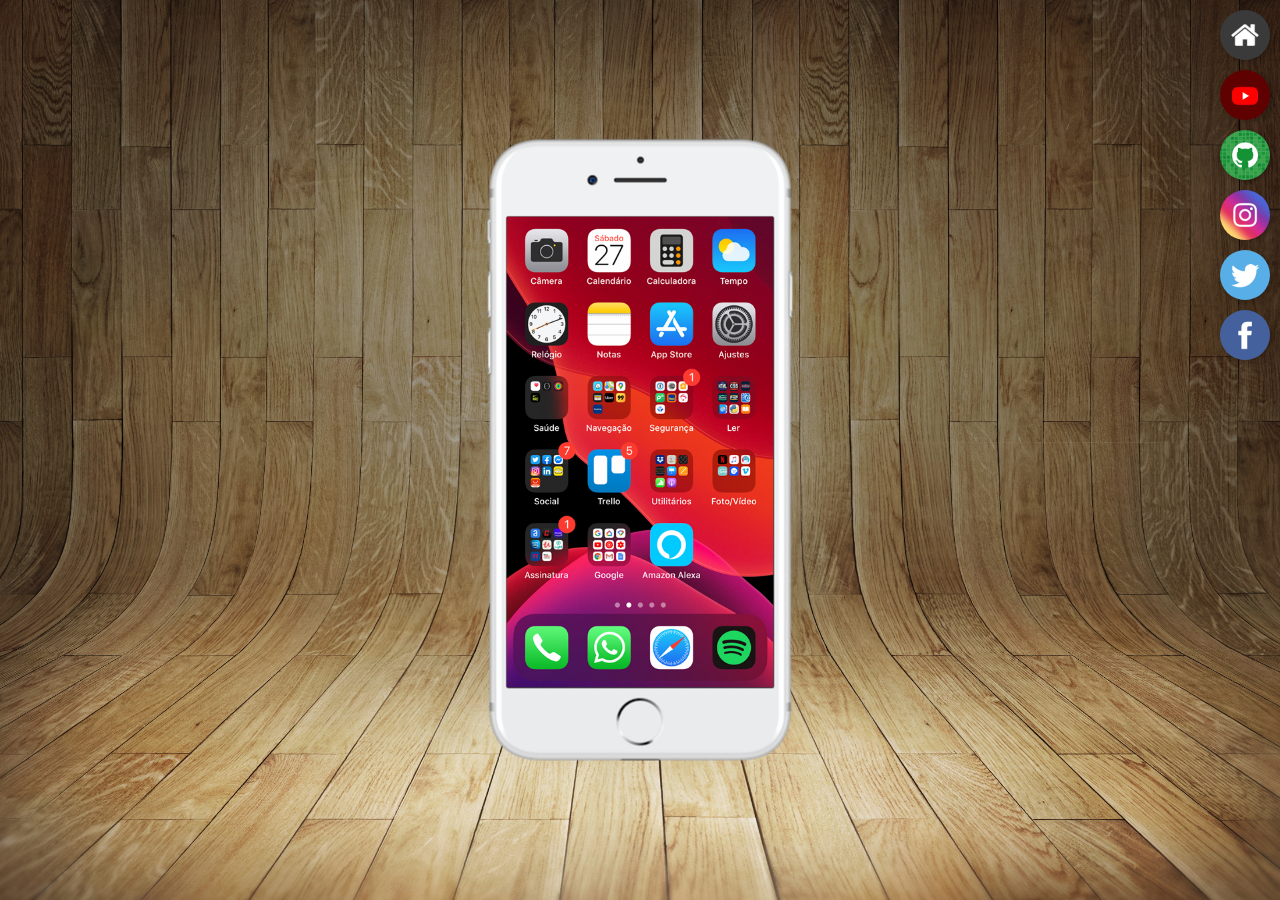
<file: index.html>
<!DOCTYPE html>
<html lang="pt-br">
<head>
    <meta charset="UTF-8">
    <meta name="viewport" content="width=device-width, initial-scale=1.0">
    <link rel="shortcut icon" href="favicon.ico" type="image/x-icon">
    <link rel="stylesheet" href="estilos/style.css">
    <title>Projeto Redes Sociais</title>

</head>
<body>
    <main>
        <section id="telefone">
            <iframe src="home.html" name="tela" id="tela" frameborder="0"></iframe>
        </section>
        <section id="redes-sociais">
            <a href="home.html" target="tela"><img src="imagens/logo-home.jpg" alt="Home"></a>
            <a href="youtube.html" target="tela"><img src="imagens/logo-youtube.jpg" alt="Youtube"></a>
            <a href="github.html" target="tela"><img src="imagens/logo-github.jpg" alt="Github"></a>
            <a href="instagram.html" target="tela"><img src="imagens/logo-instagram.jpg" alt="Instagram"></a>
            <a href="twitter.html" target="tela"><img src="imagens/logo-twitter.jpg" alt="Twitter"></a>
            <a href="facebook.html" target="tela"><img src="imagens/logo-facebook.jpg" alt="Facebook"></a>
            
        </section>
    </main>
</body>
</html>
</file>
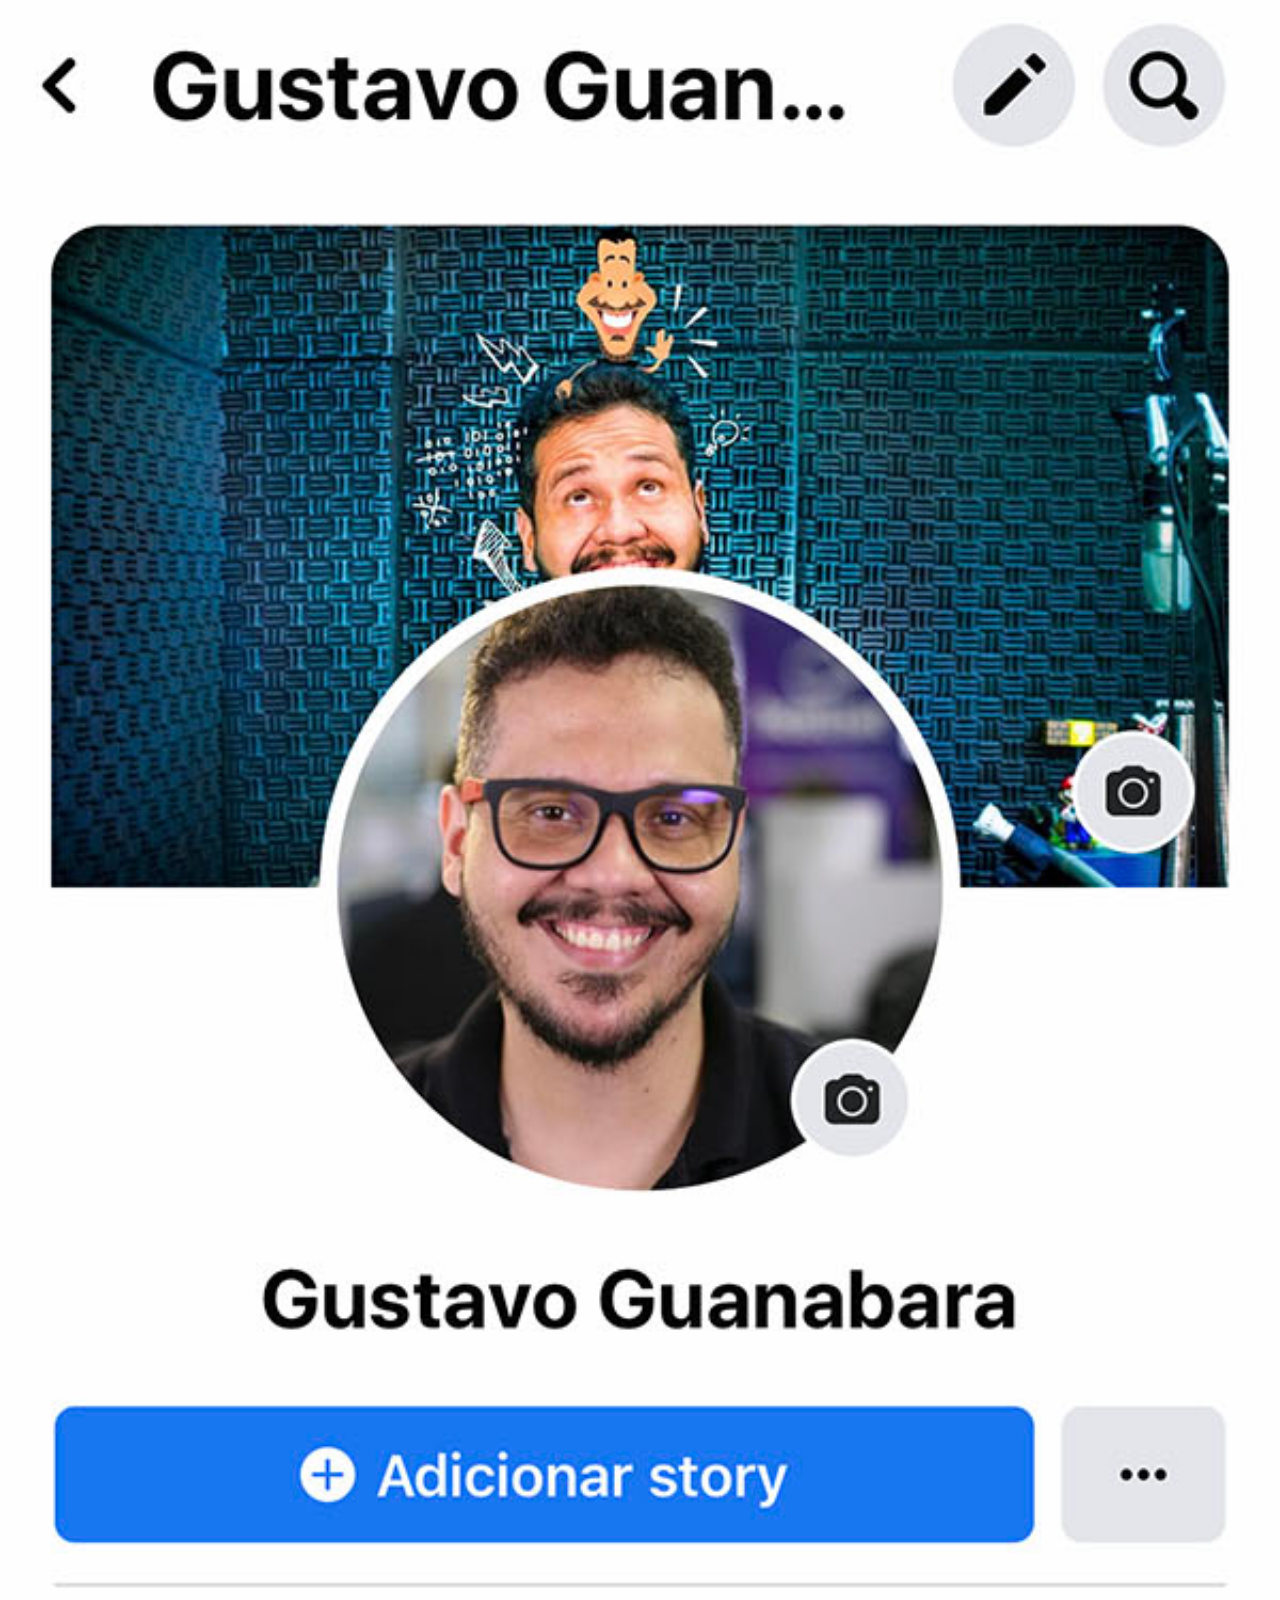
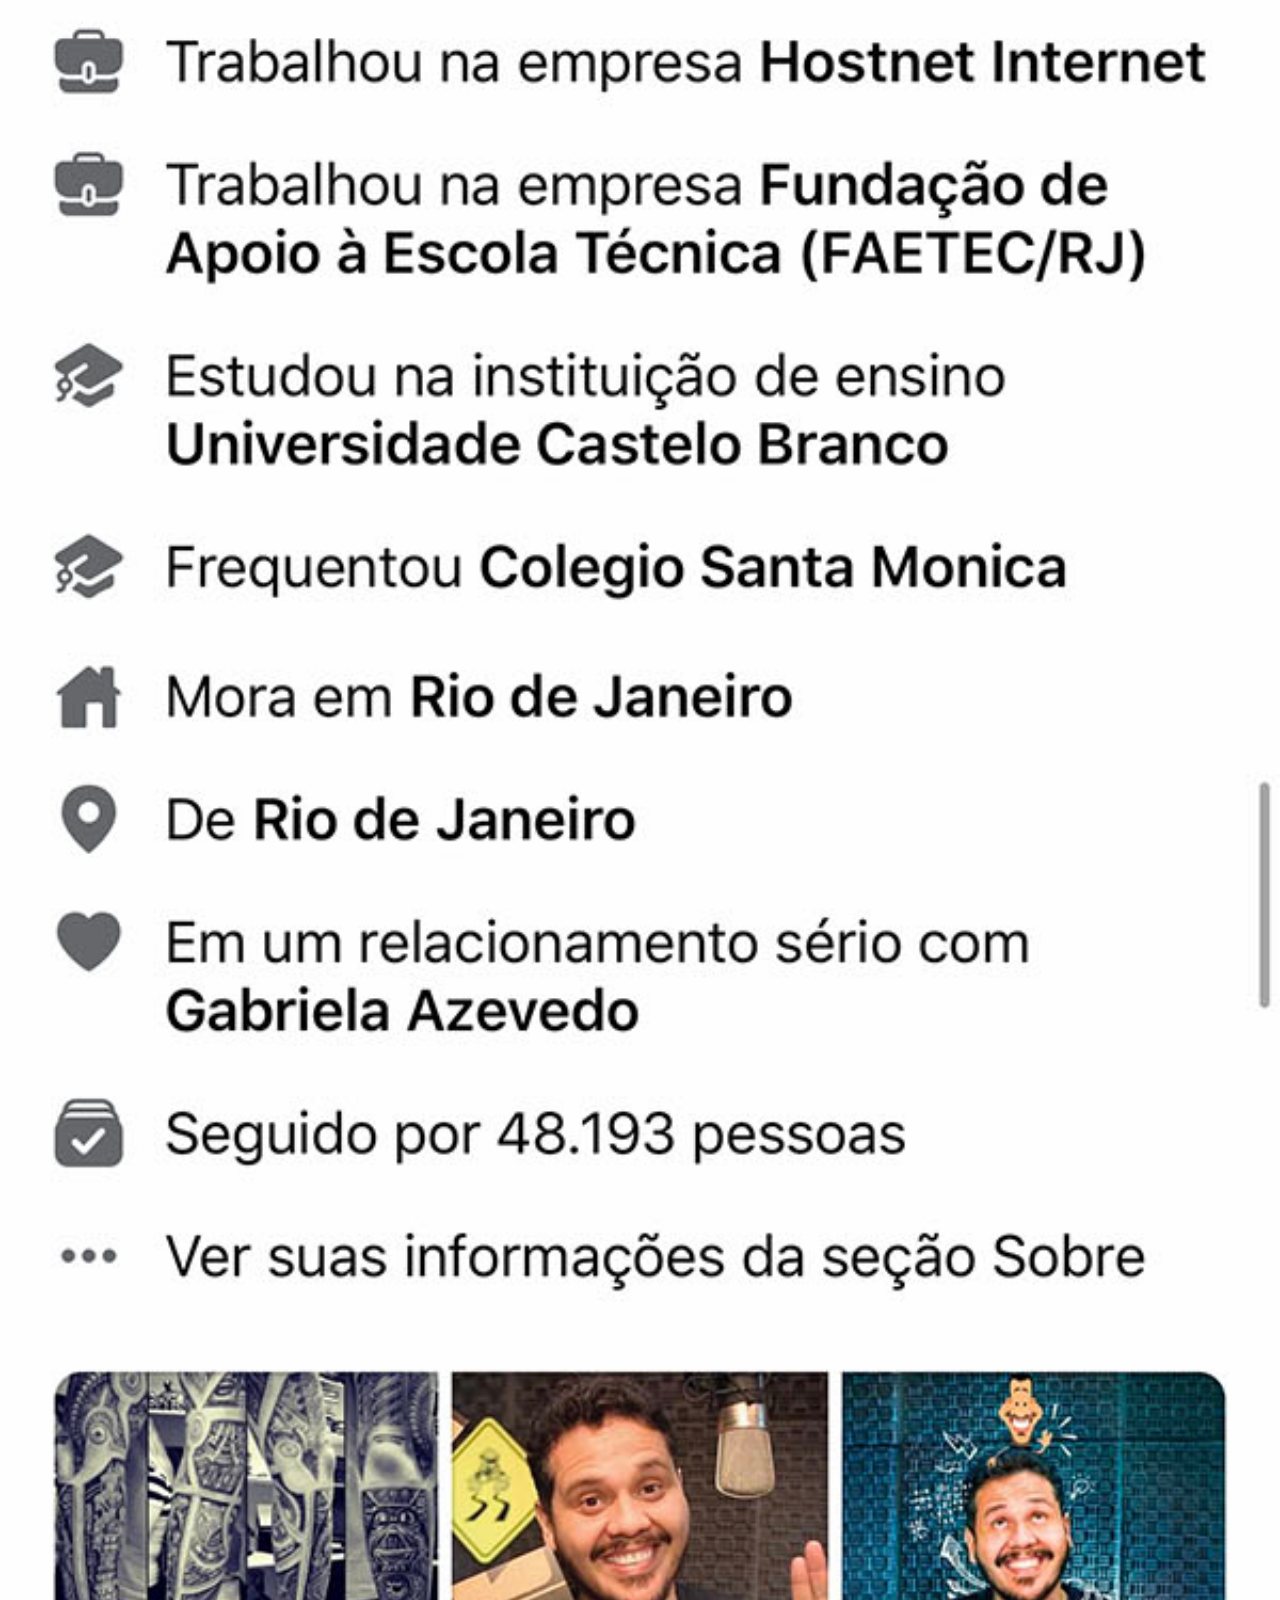
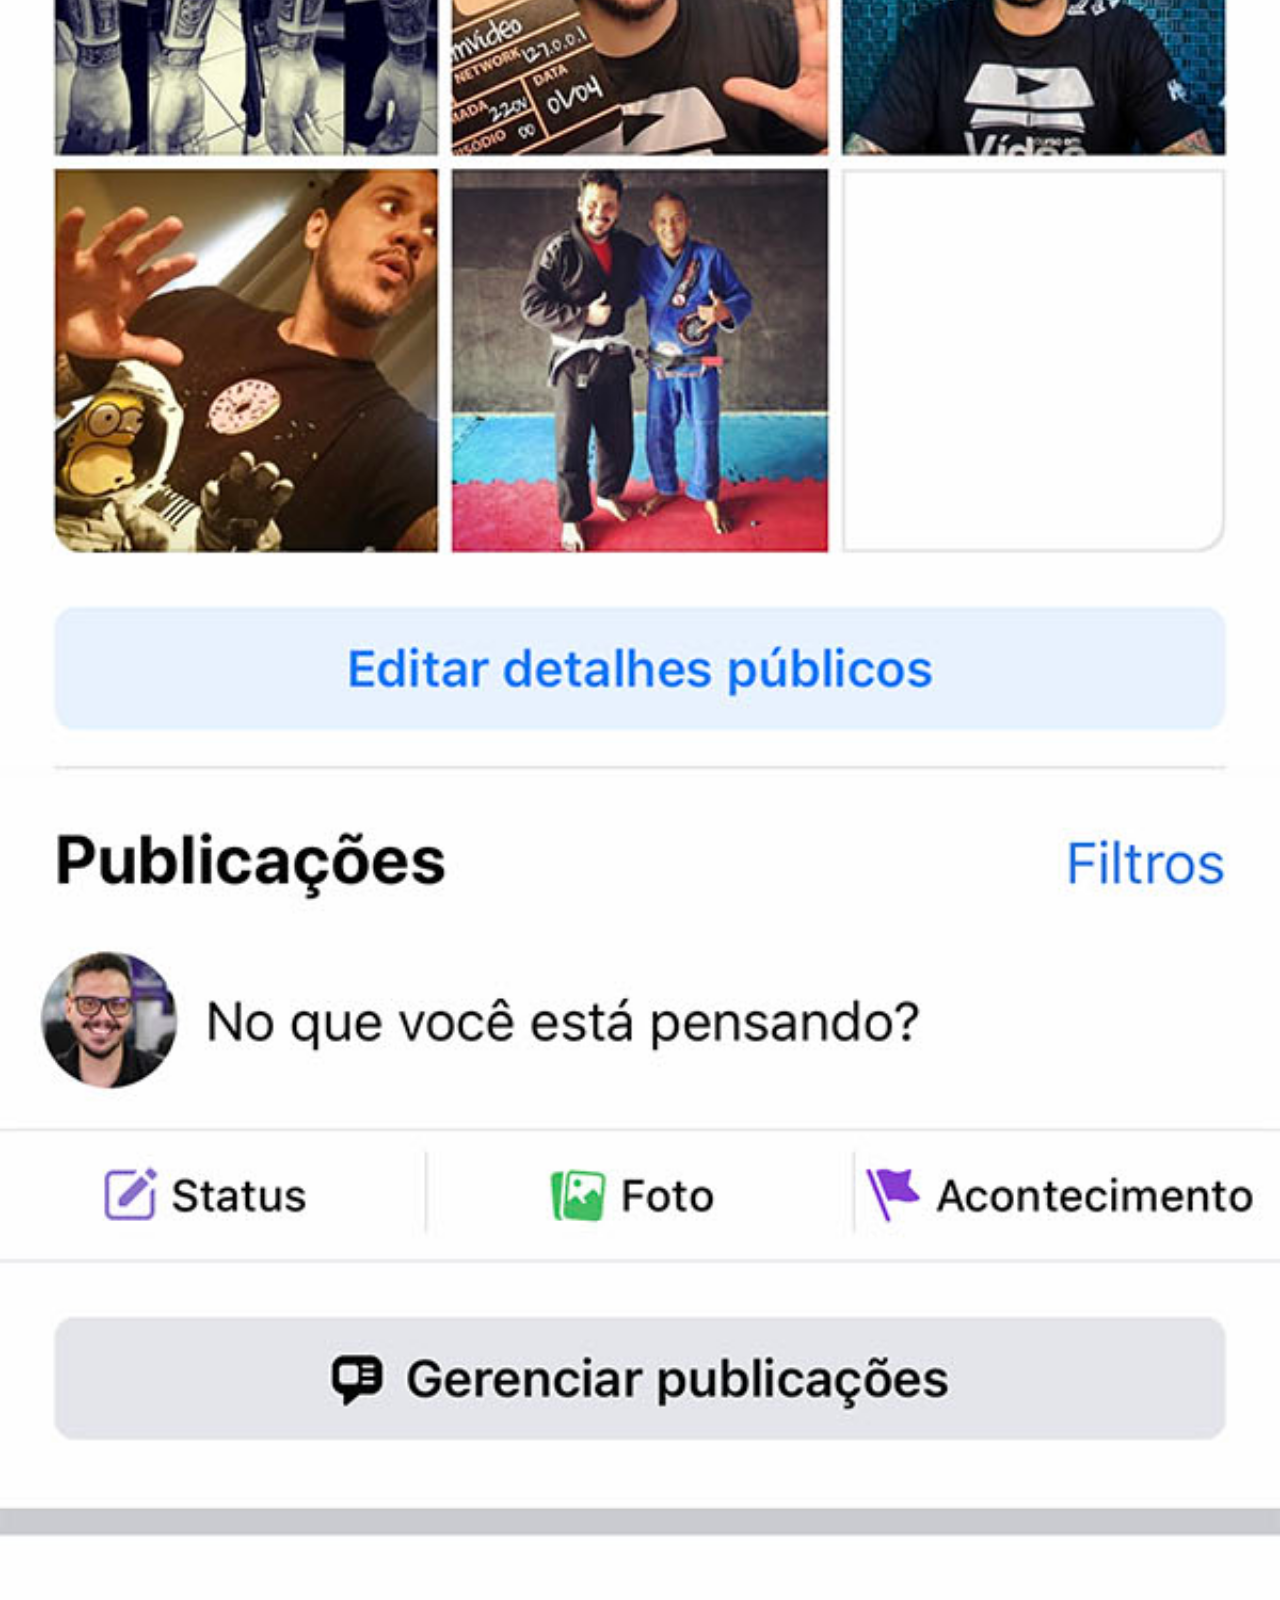
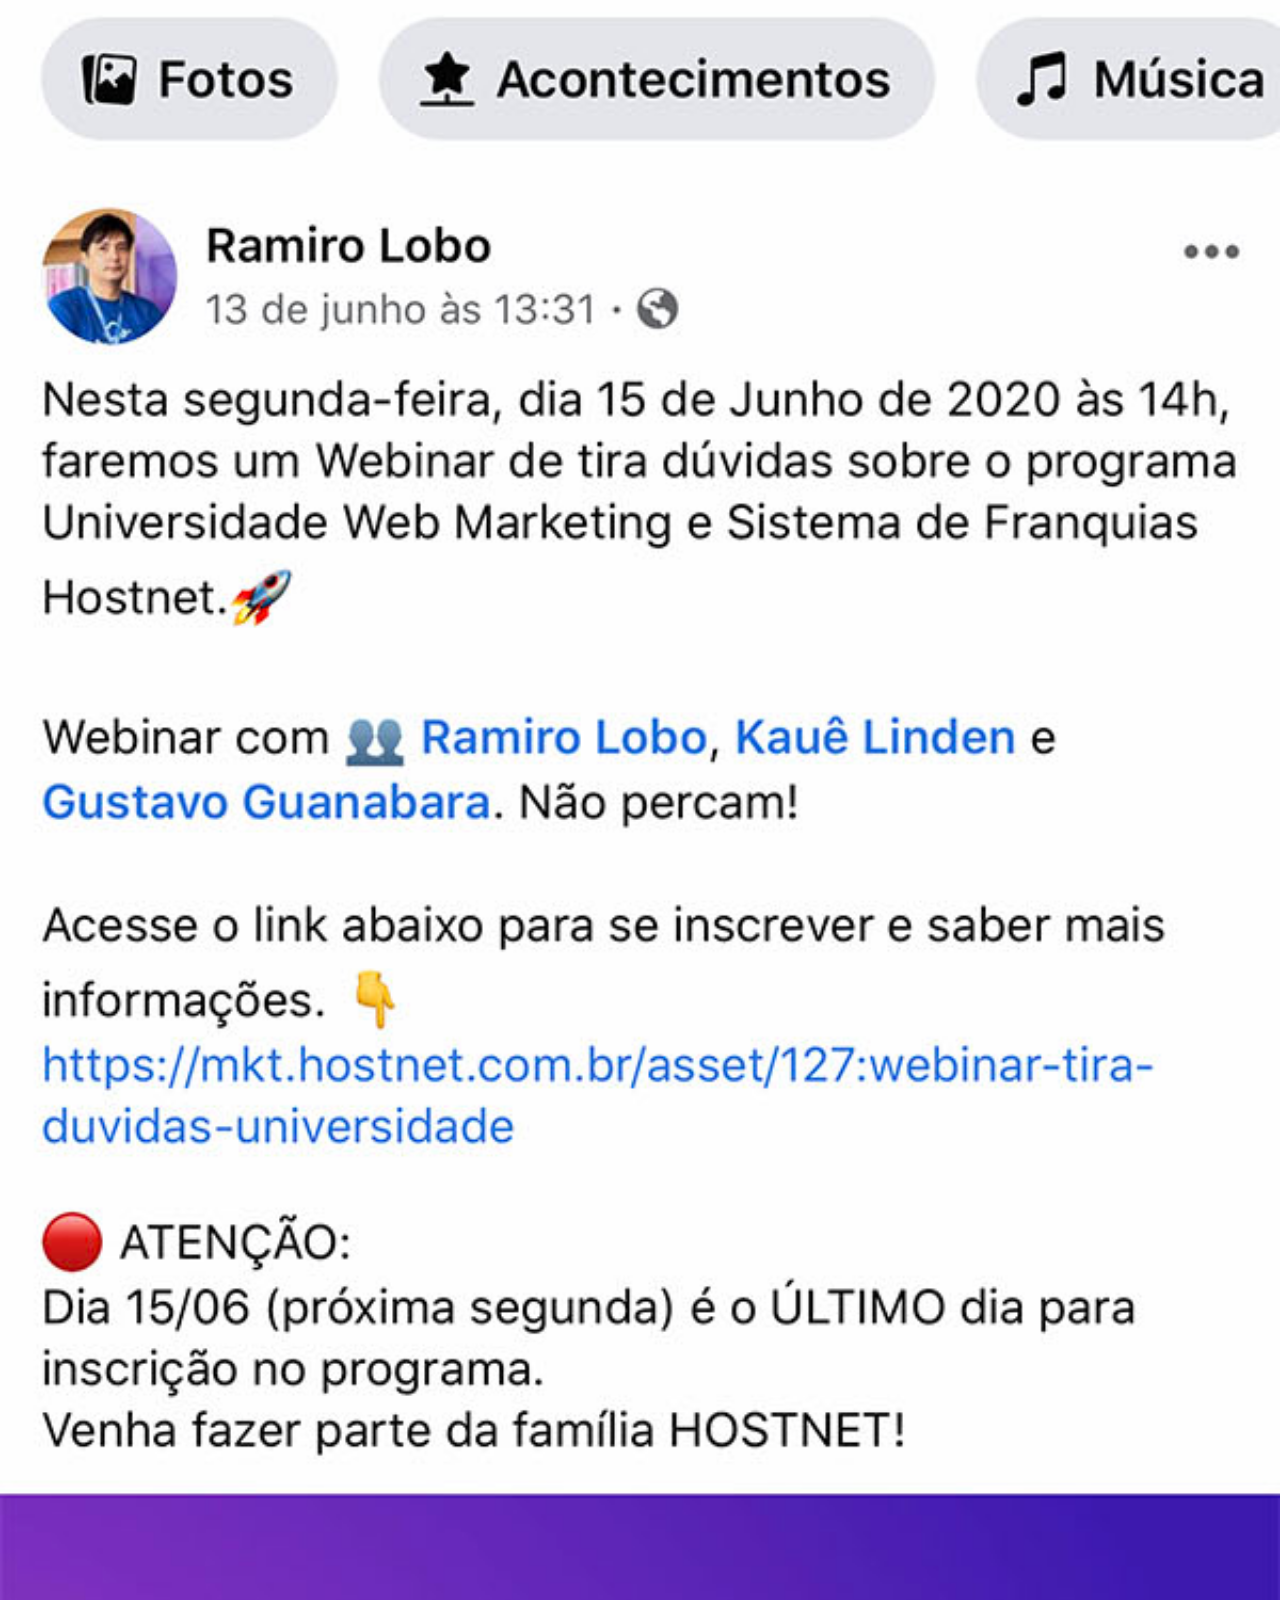
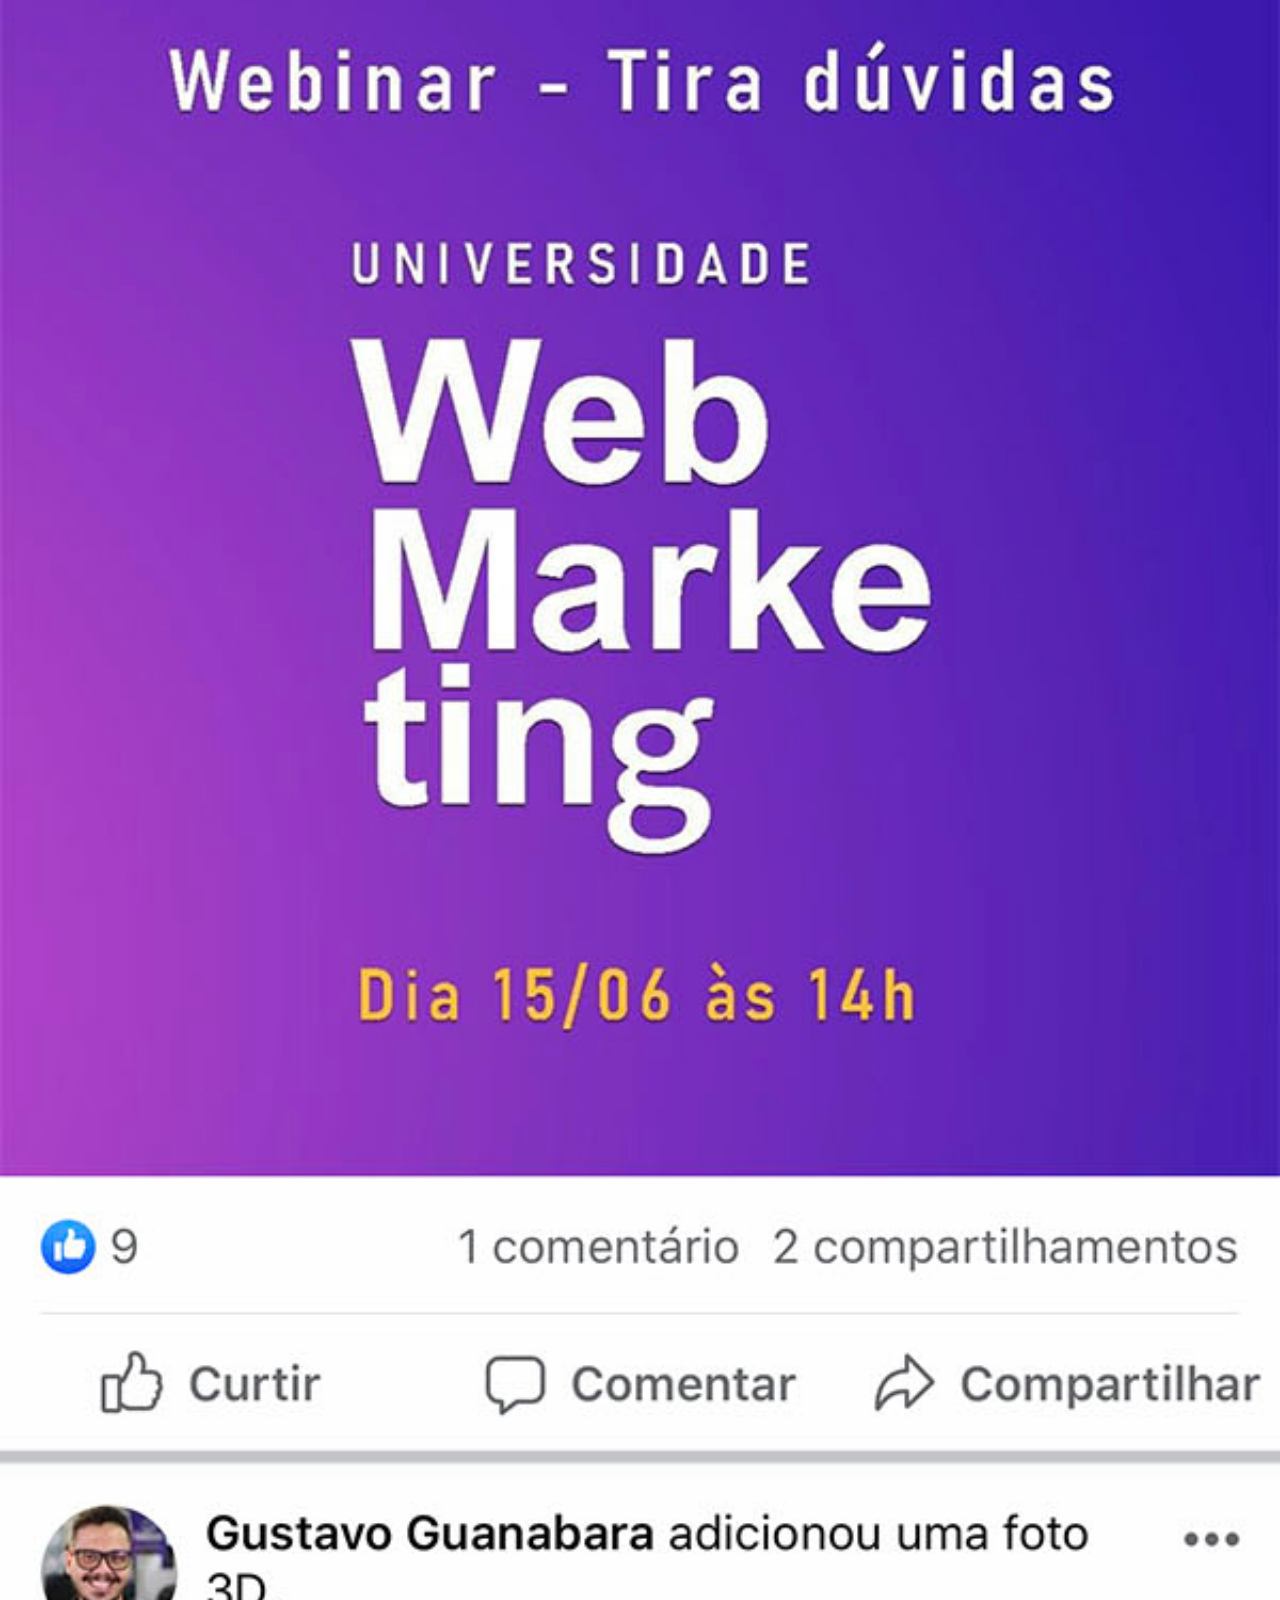
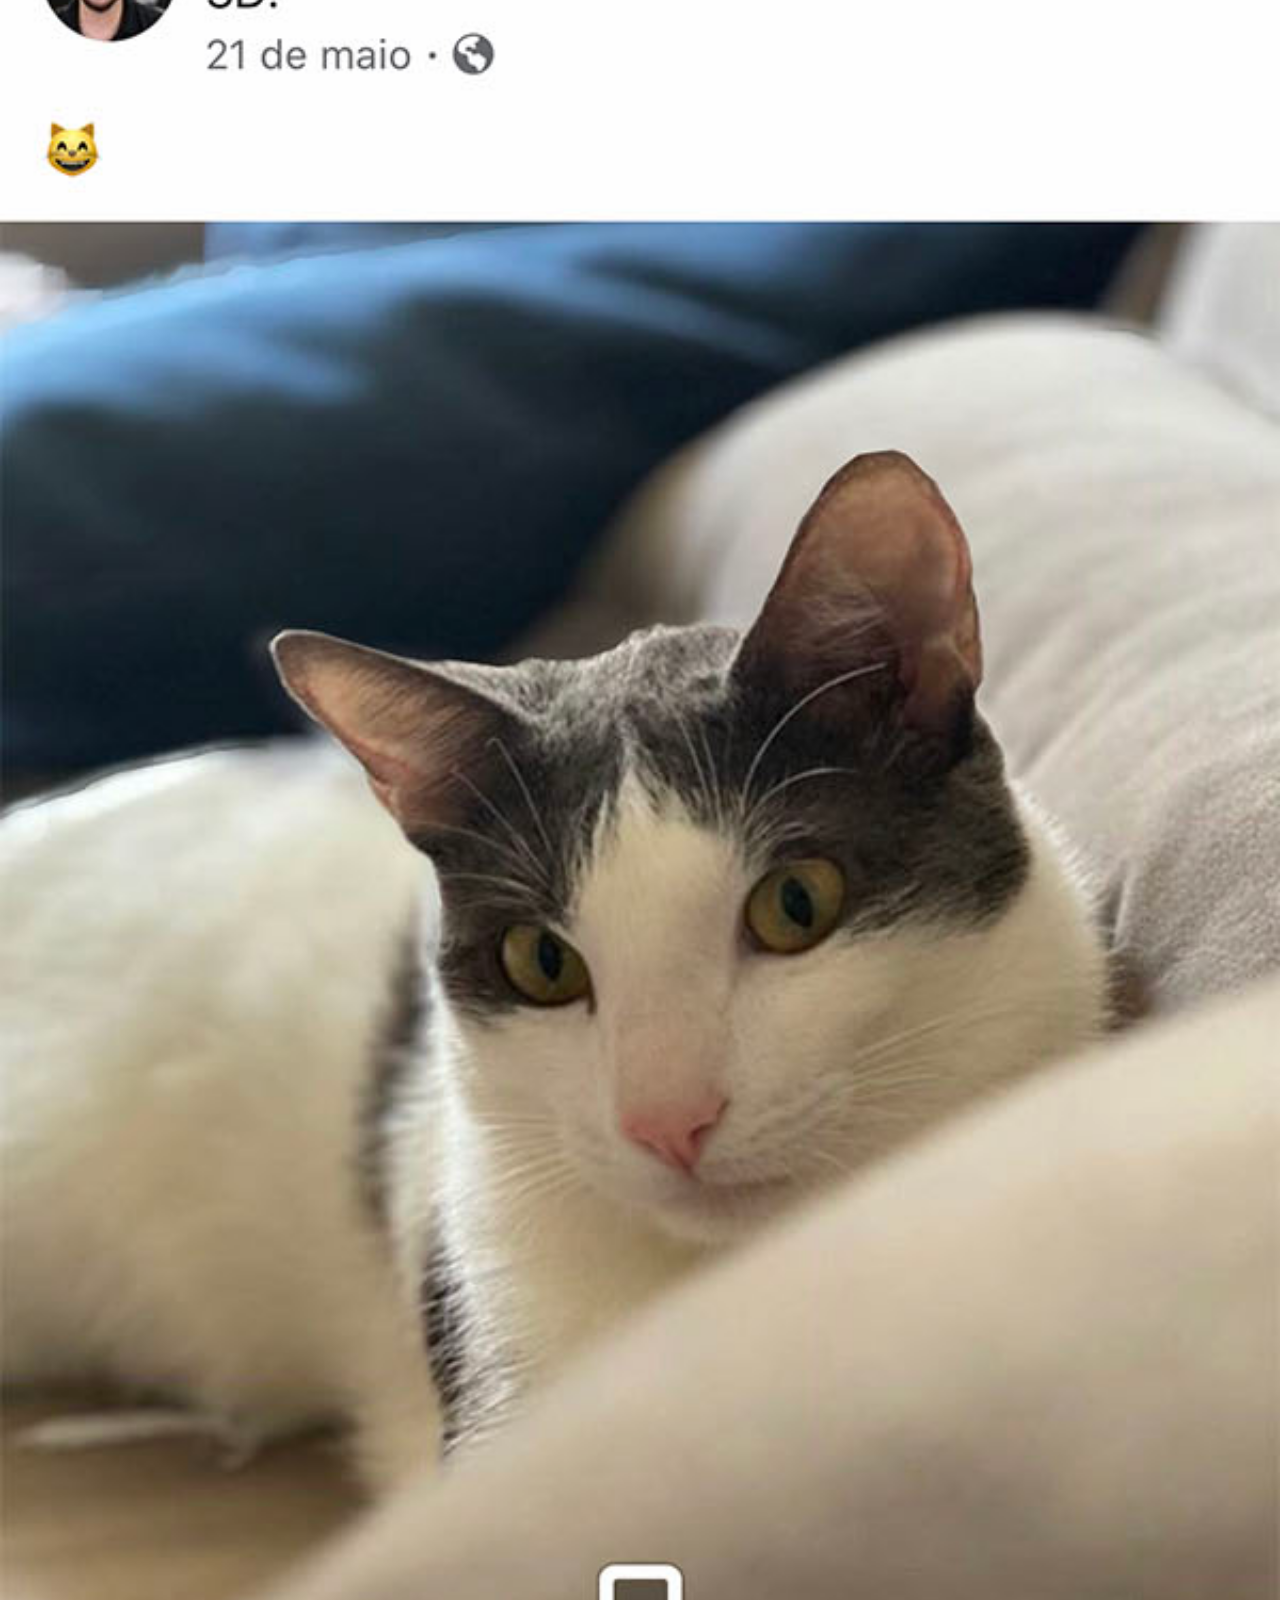
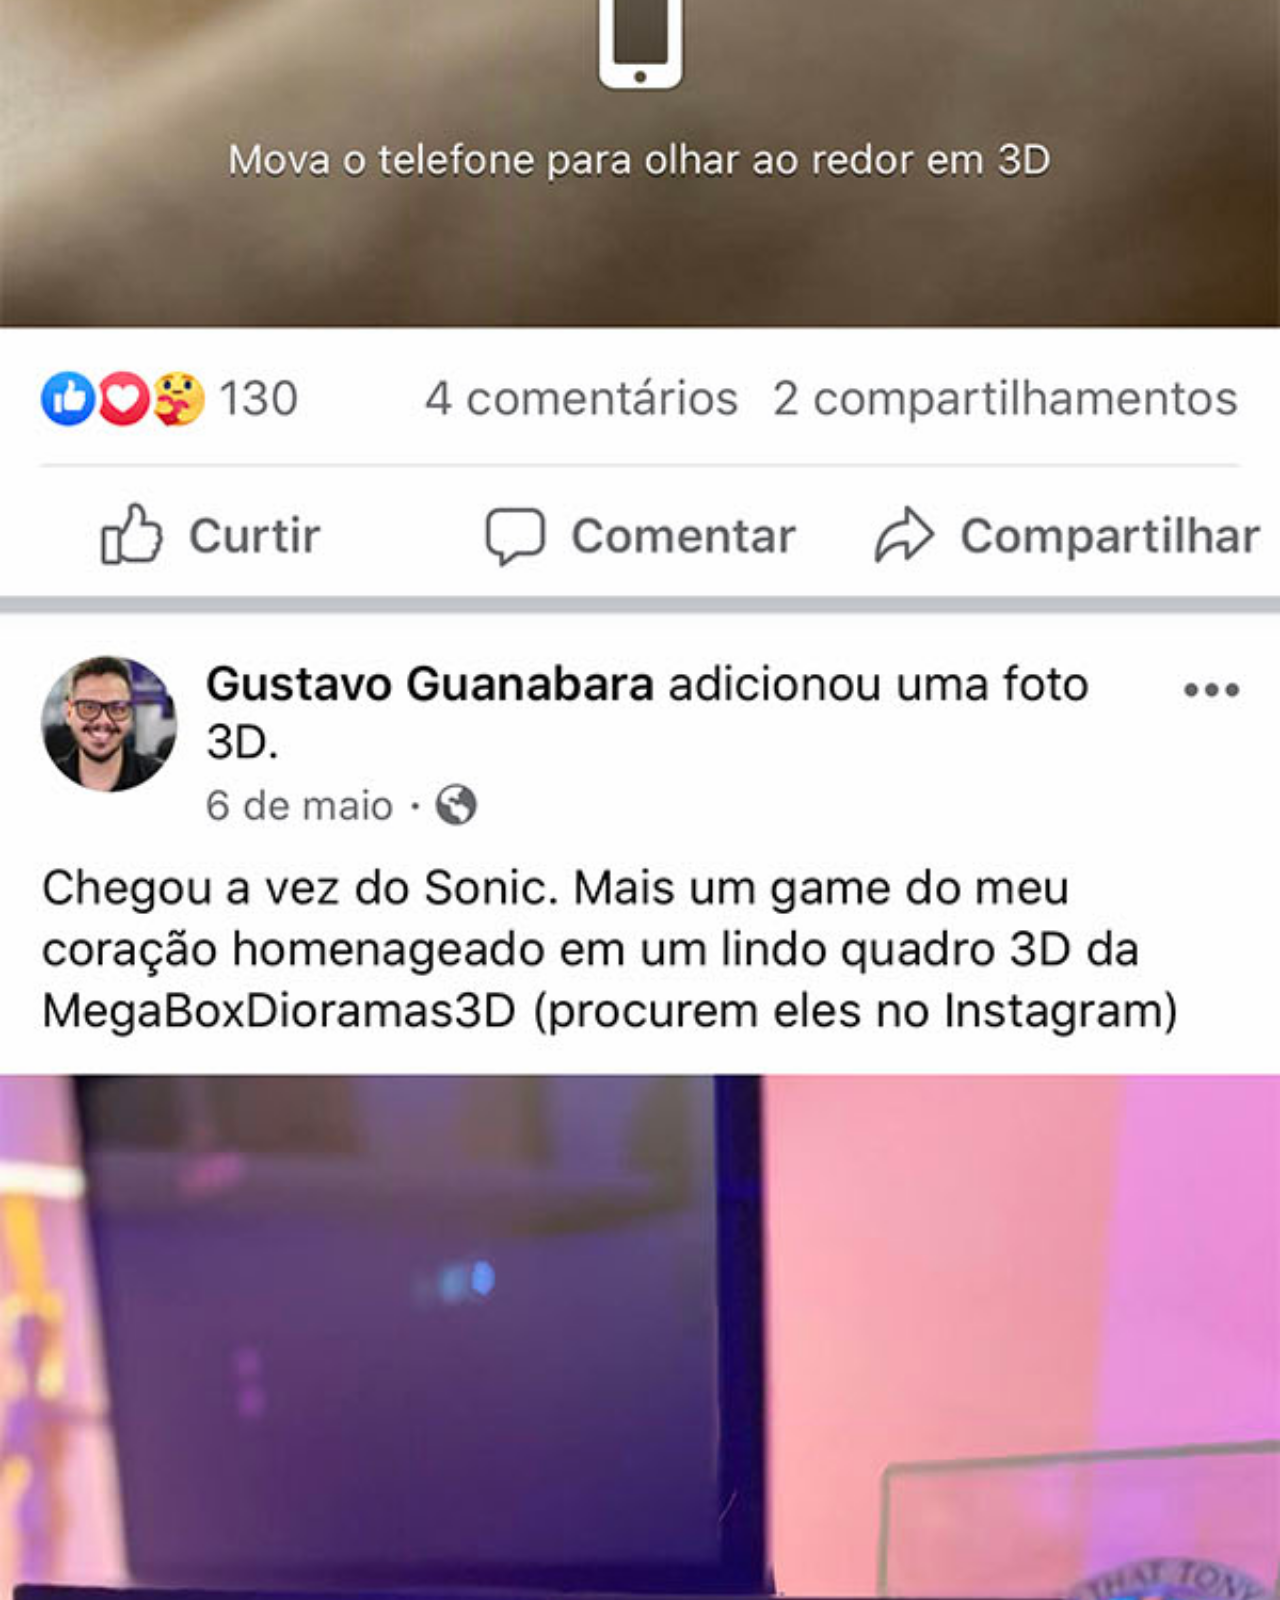
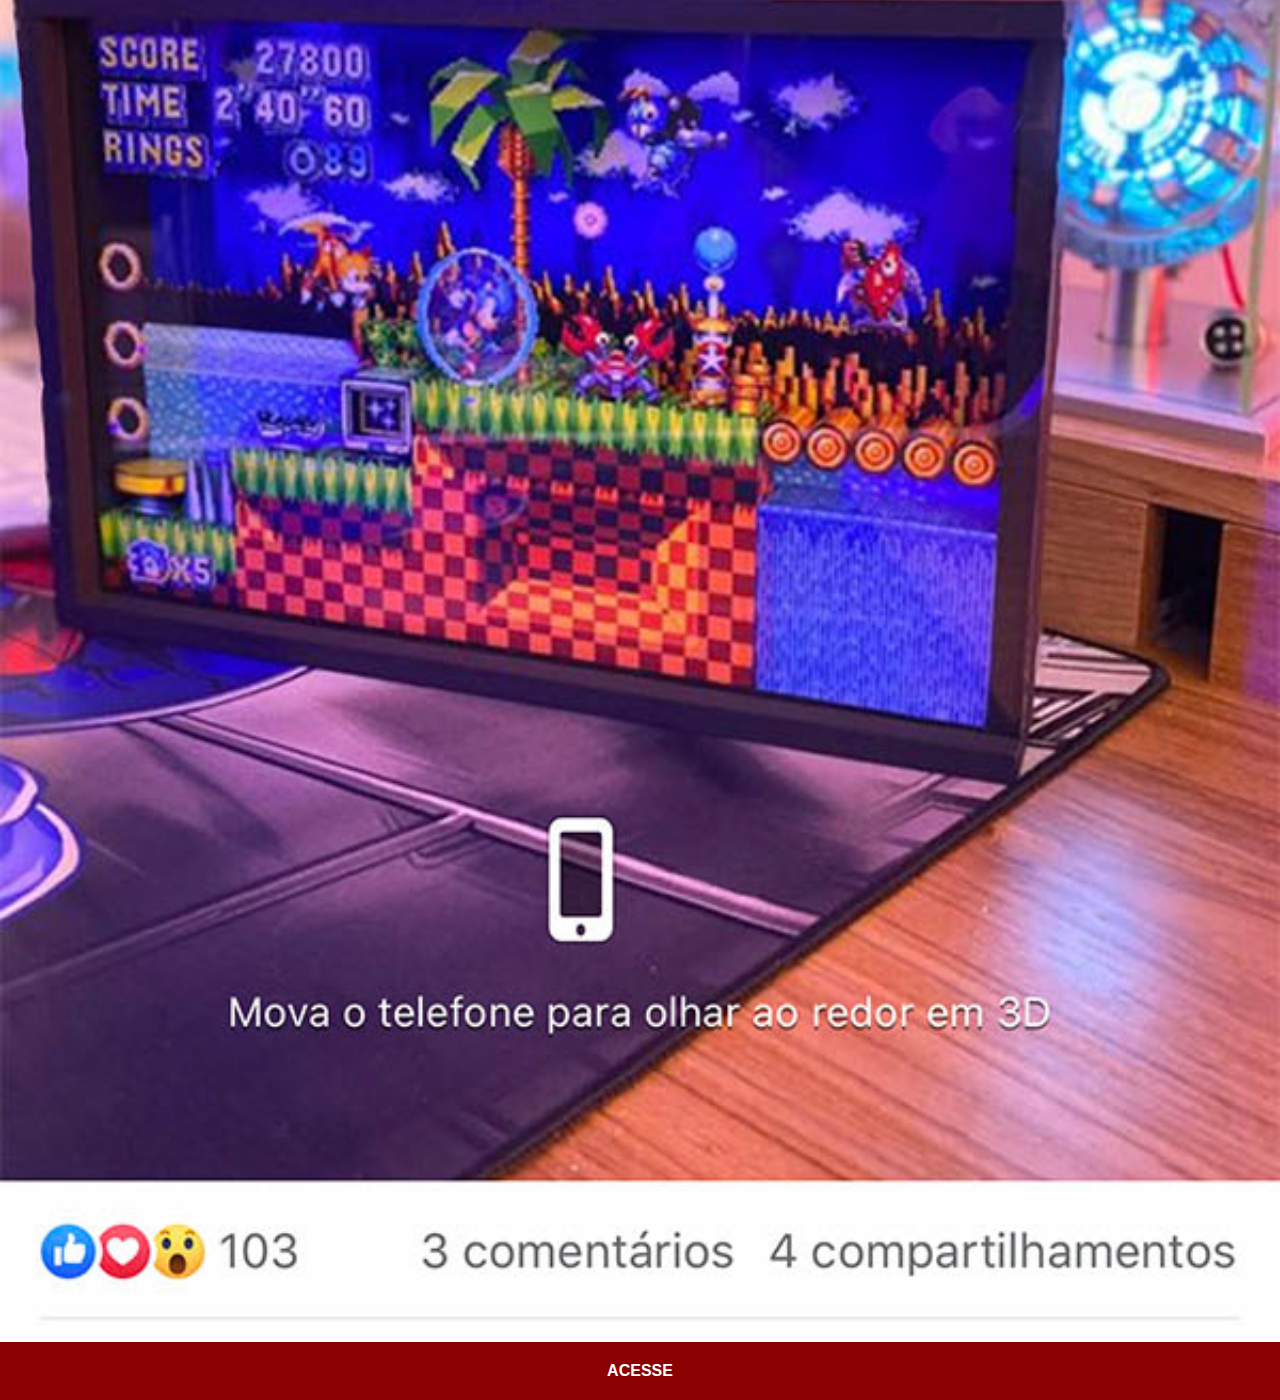
<file: facebook.html>
<!DOCTYPE html>
<html lang="pt-br">
<head>
    <meta charset="UTF-8">
    <meta name="viewport" content="width=device-width, initial-scale=1.0">
    <title>Document</title>
    <link rel="stylesheet" href="estilos/social.css">
</head>
<body>
    <img src="imagens/tela-facebook.jpg" alt="Facebook">
    <a href="https://www.facebook.com/gustavoguanabara" target="_blank">ACESSE</a>
</body>
</html>
</file>
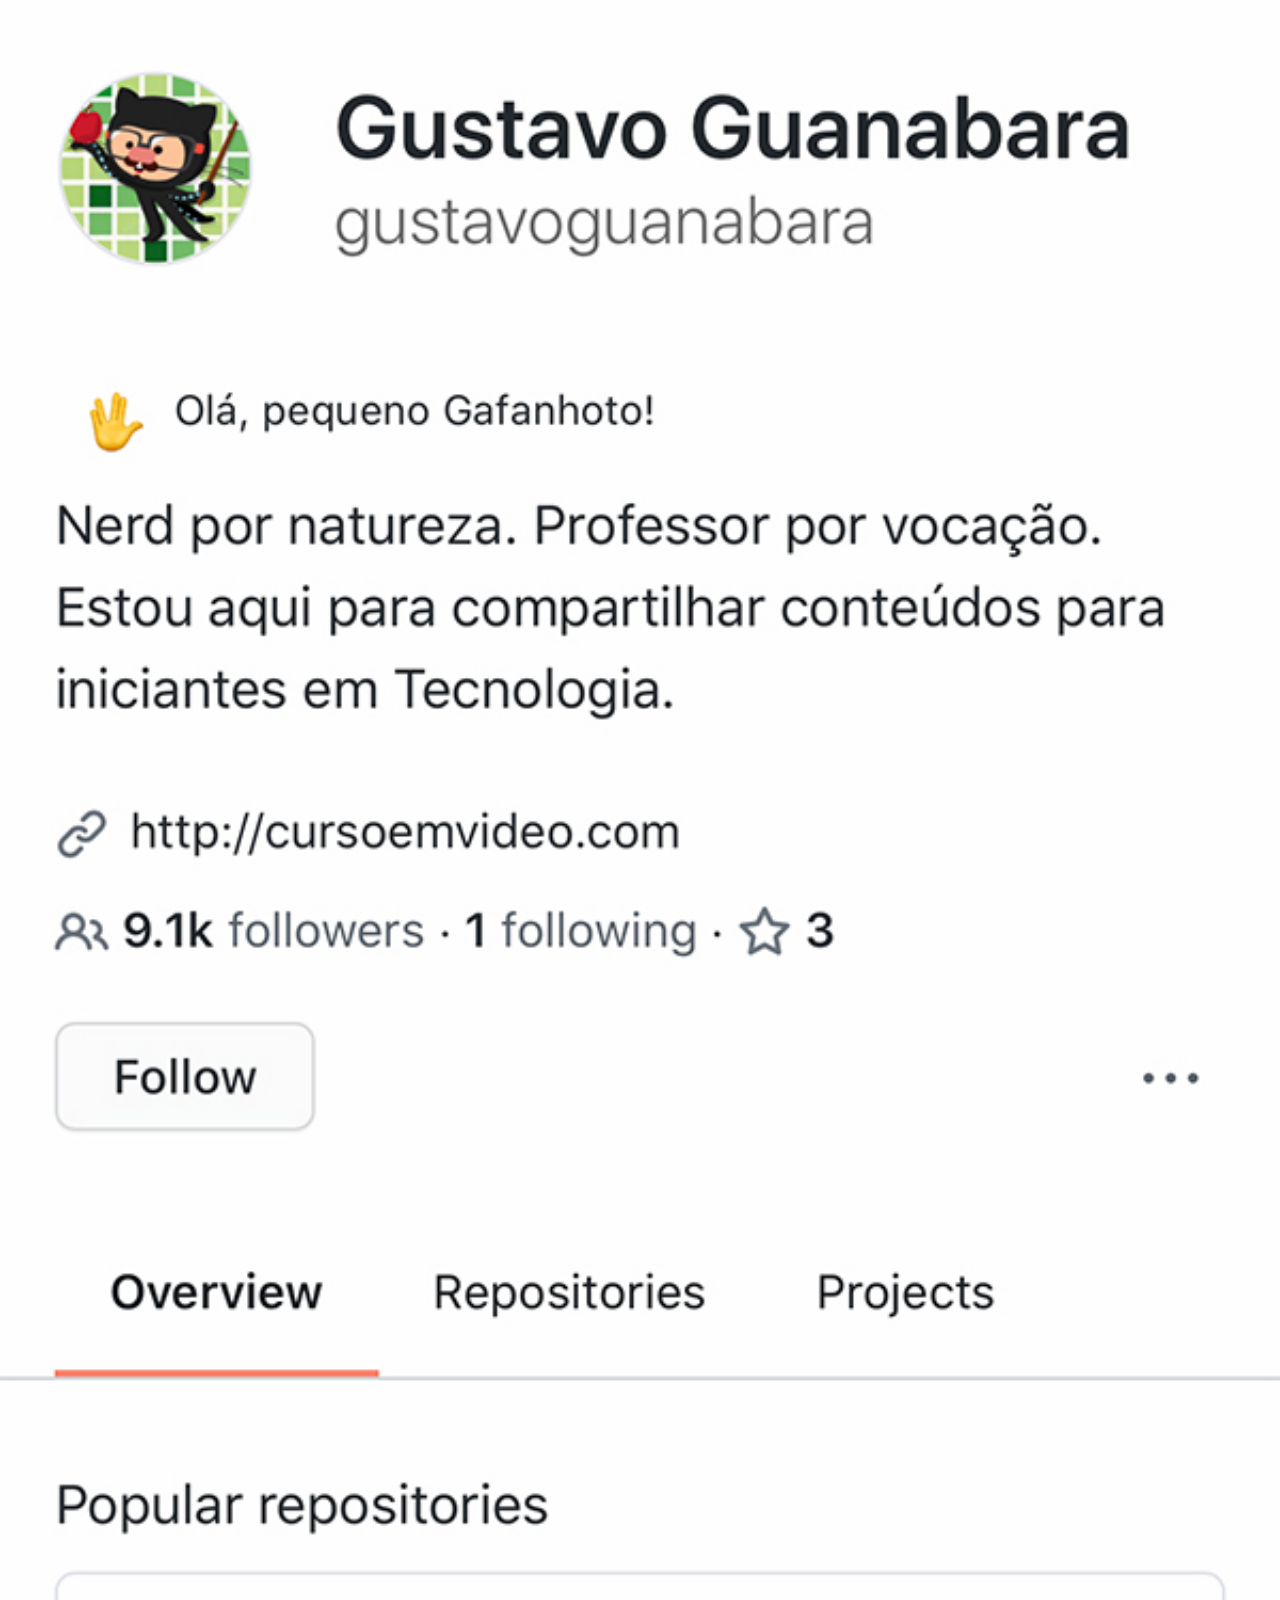
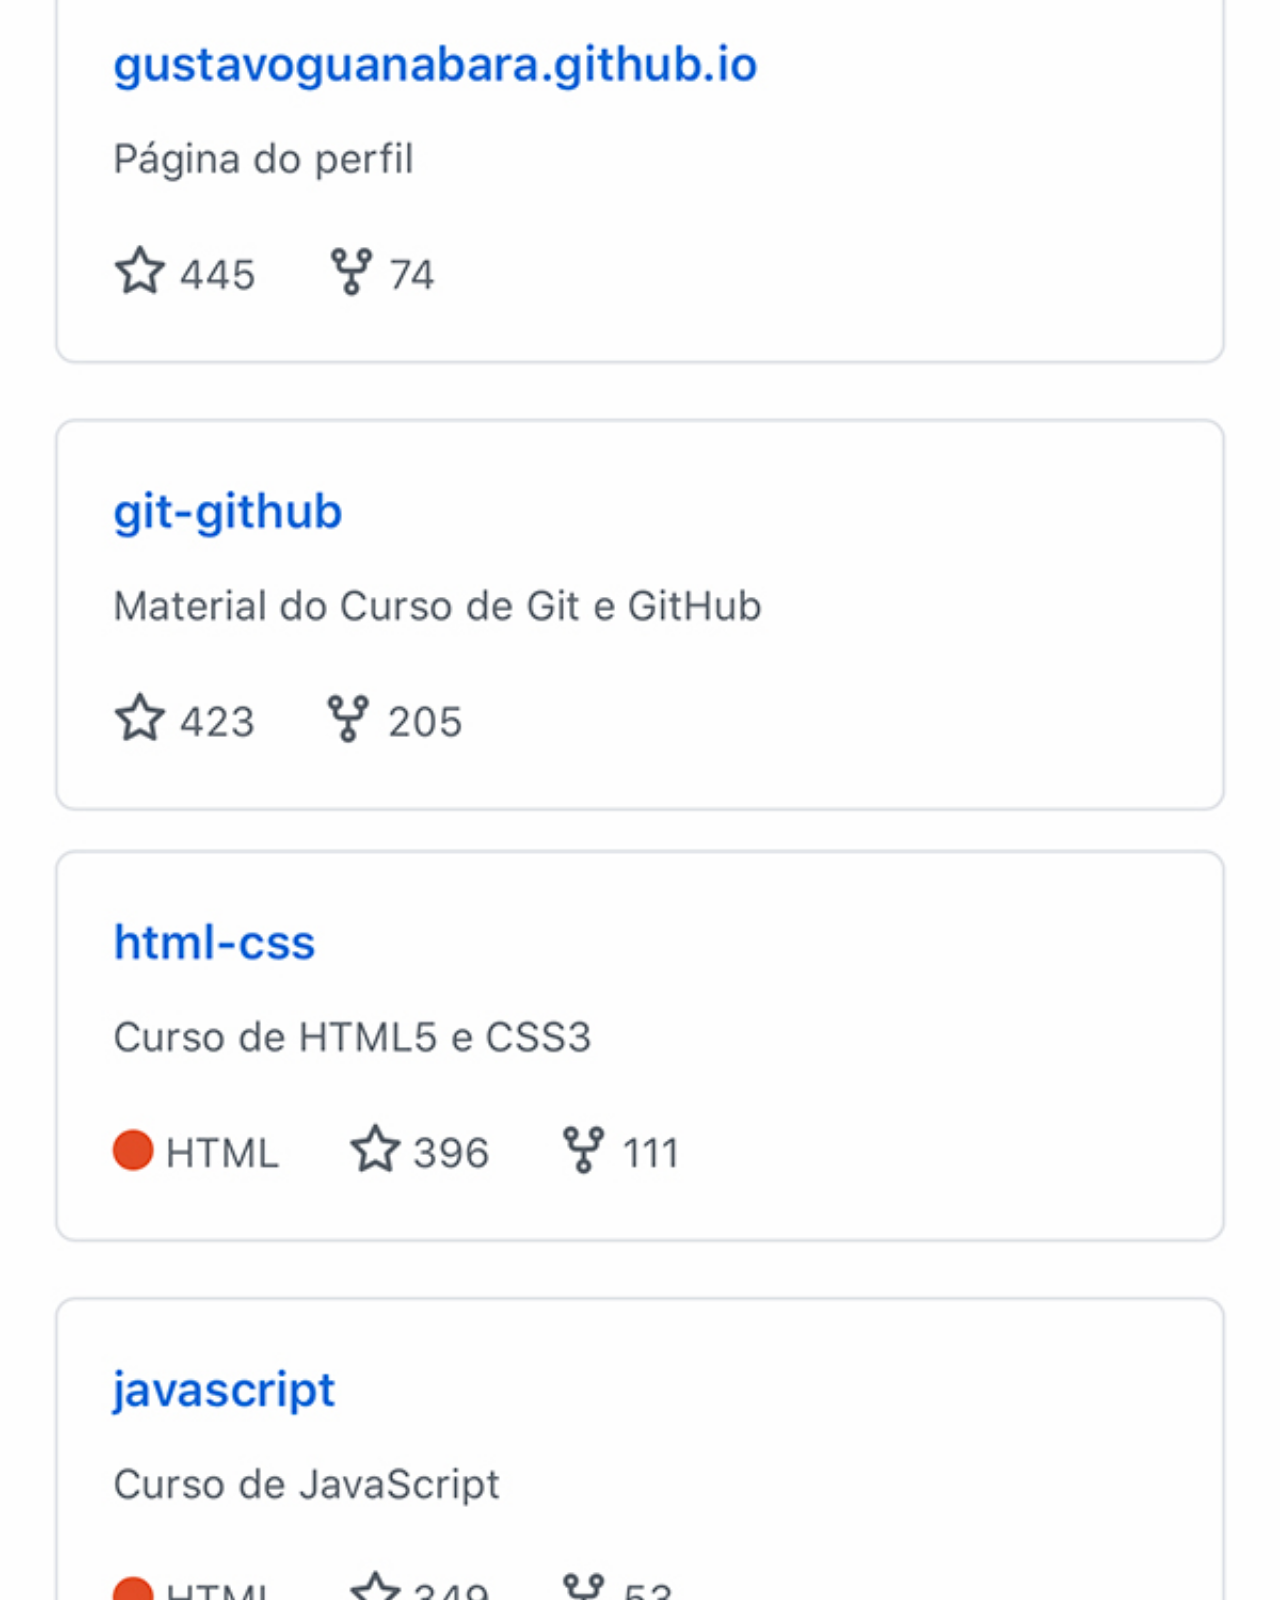
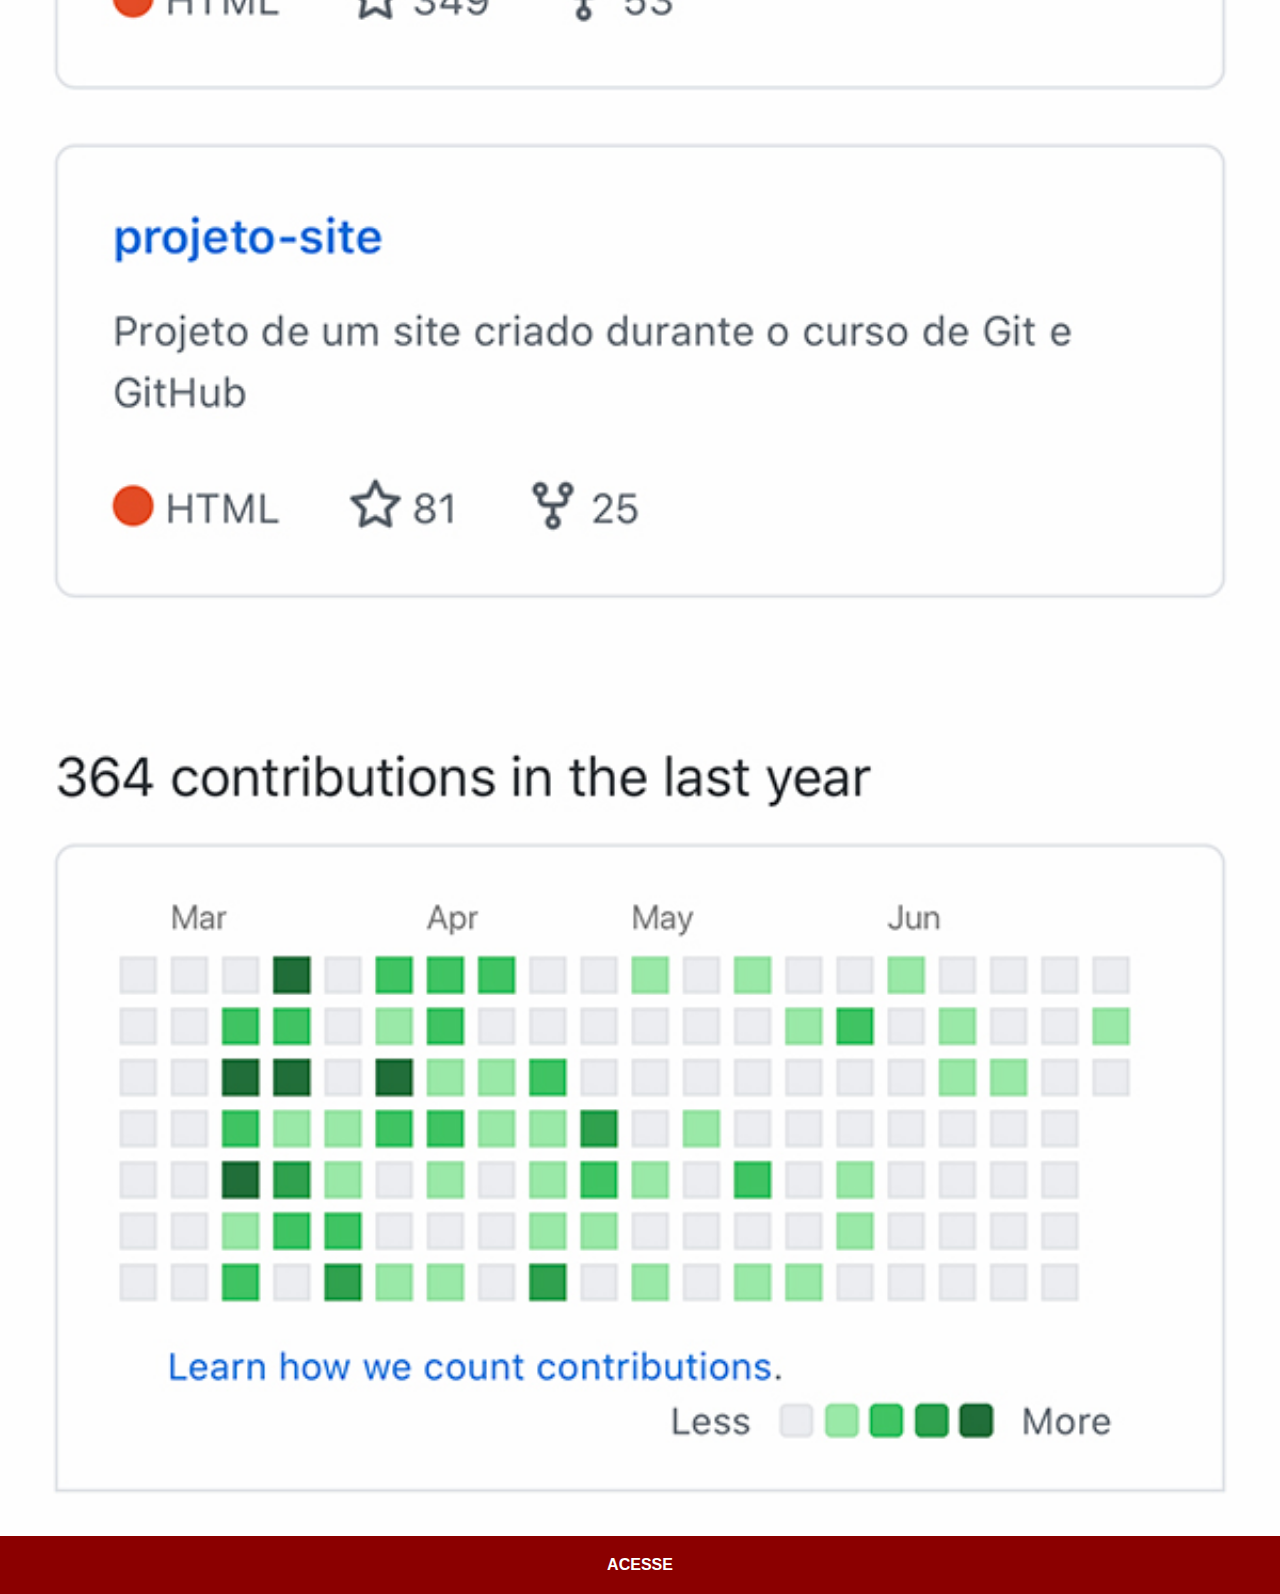
<file: github.html>
<!DOCTYPE html>
<html lang="pt-br">
<head>
    <meta charset="UTF-8">
    <meta name="viewport" content="width=device-width, initial-scale=1.0">
    <title>Document</title>
    <link rel="stylesheet" href="estilos/social.css">
</head>
<body>
    <img src="imagens/tela-github.jpg" alt="Github">
    <a href="https://github.com/gustavoguanabara" target="_blank">ACESSE</a>
</body>
</html>
</file>
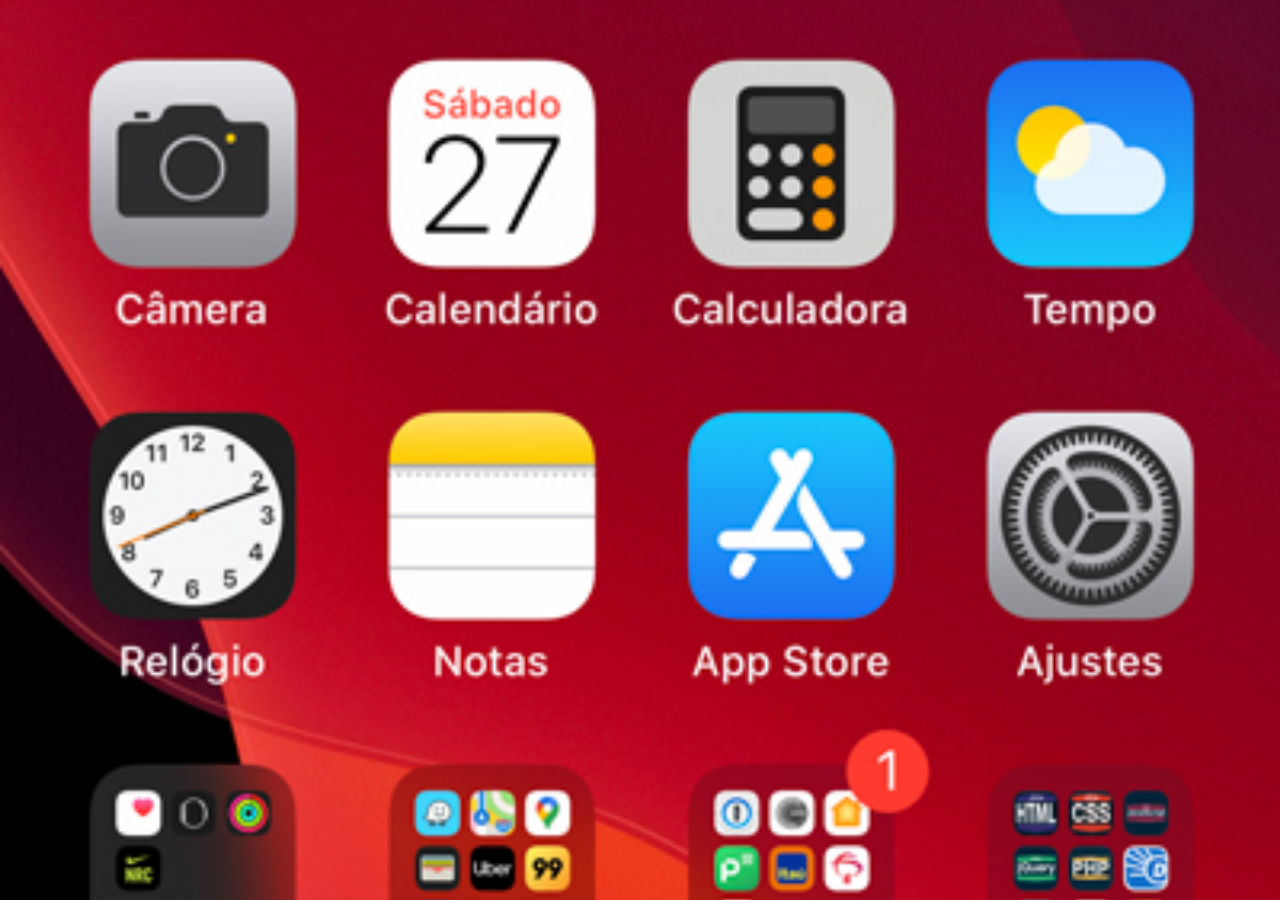
<file: home.html>
<!DOCTYPE html>
<html lang="en">
<head>
    <meta charset="UTF-8">
    <meta name="viewport" content="width=device-width, initial-scale=1.0">
    <title>Home</title>
    <style>
        * {
            margin: 0;
            padding: 0;
        }

        body {
            width: 100vw;
            height: 100vh;
            background-image: url('imagens/tela-home.jpg');
            background-repeat: no-repeat;
            background-position: top center;
            background-size: cover;
        }
    </style>
</head>
<body>
    
</body>
</html>
</file>
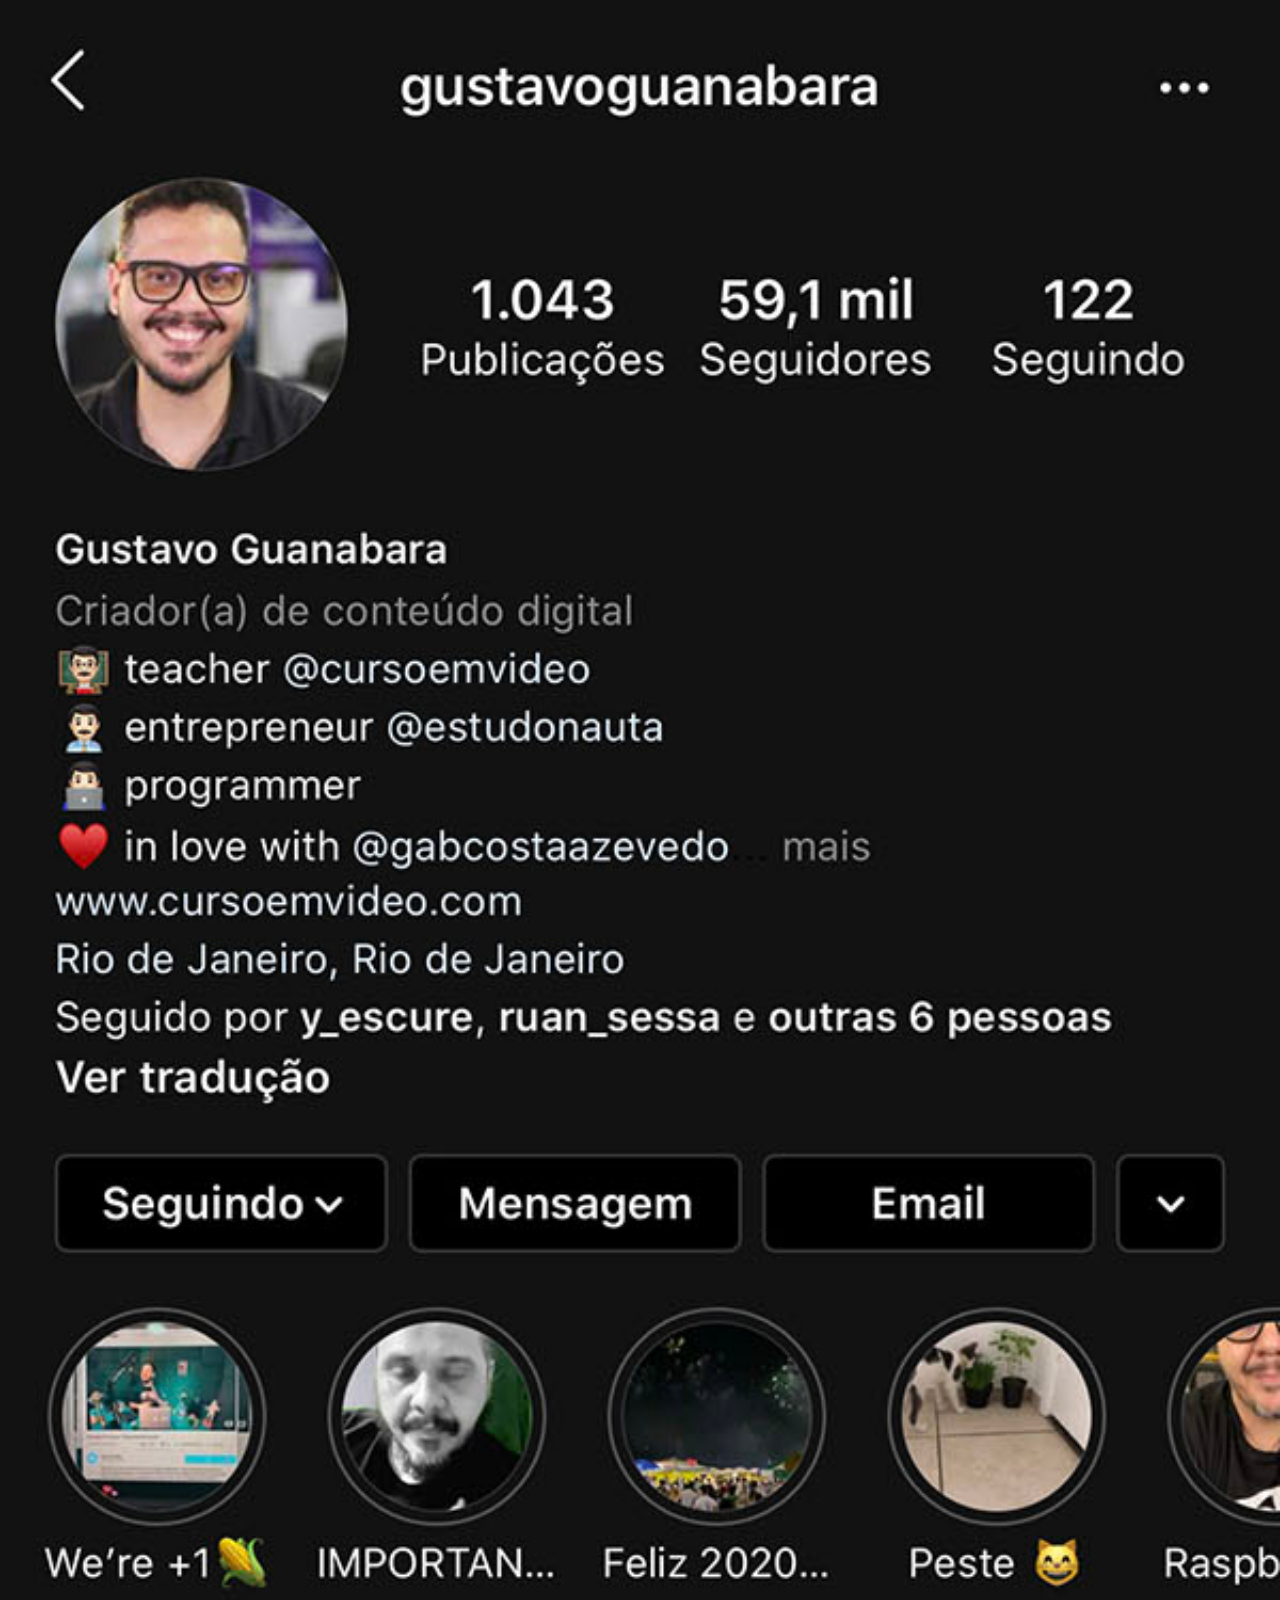
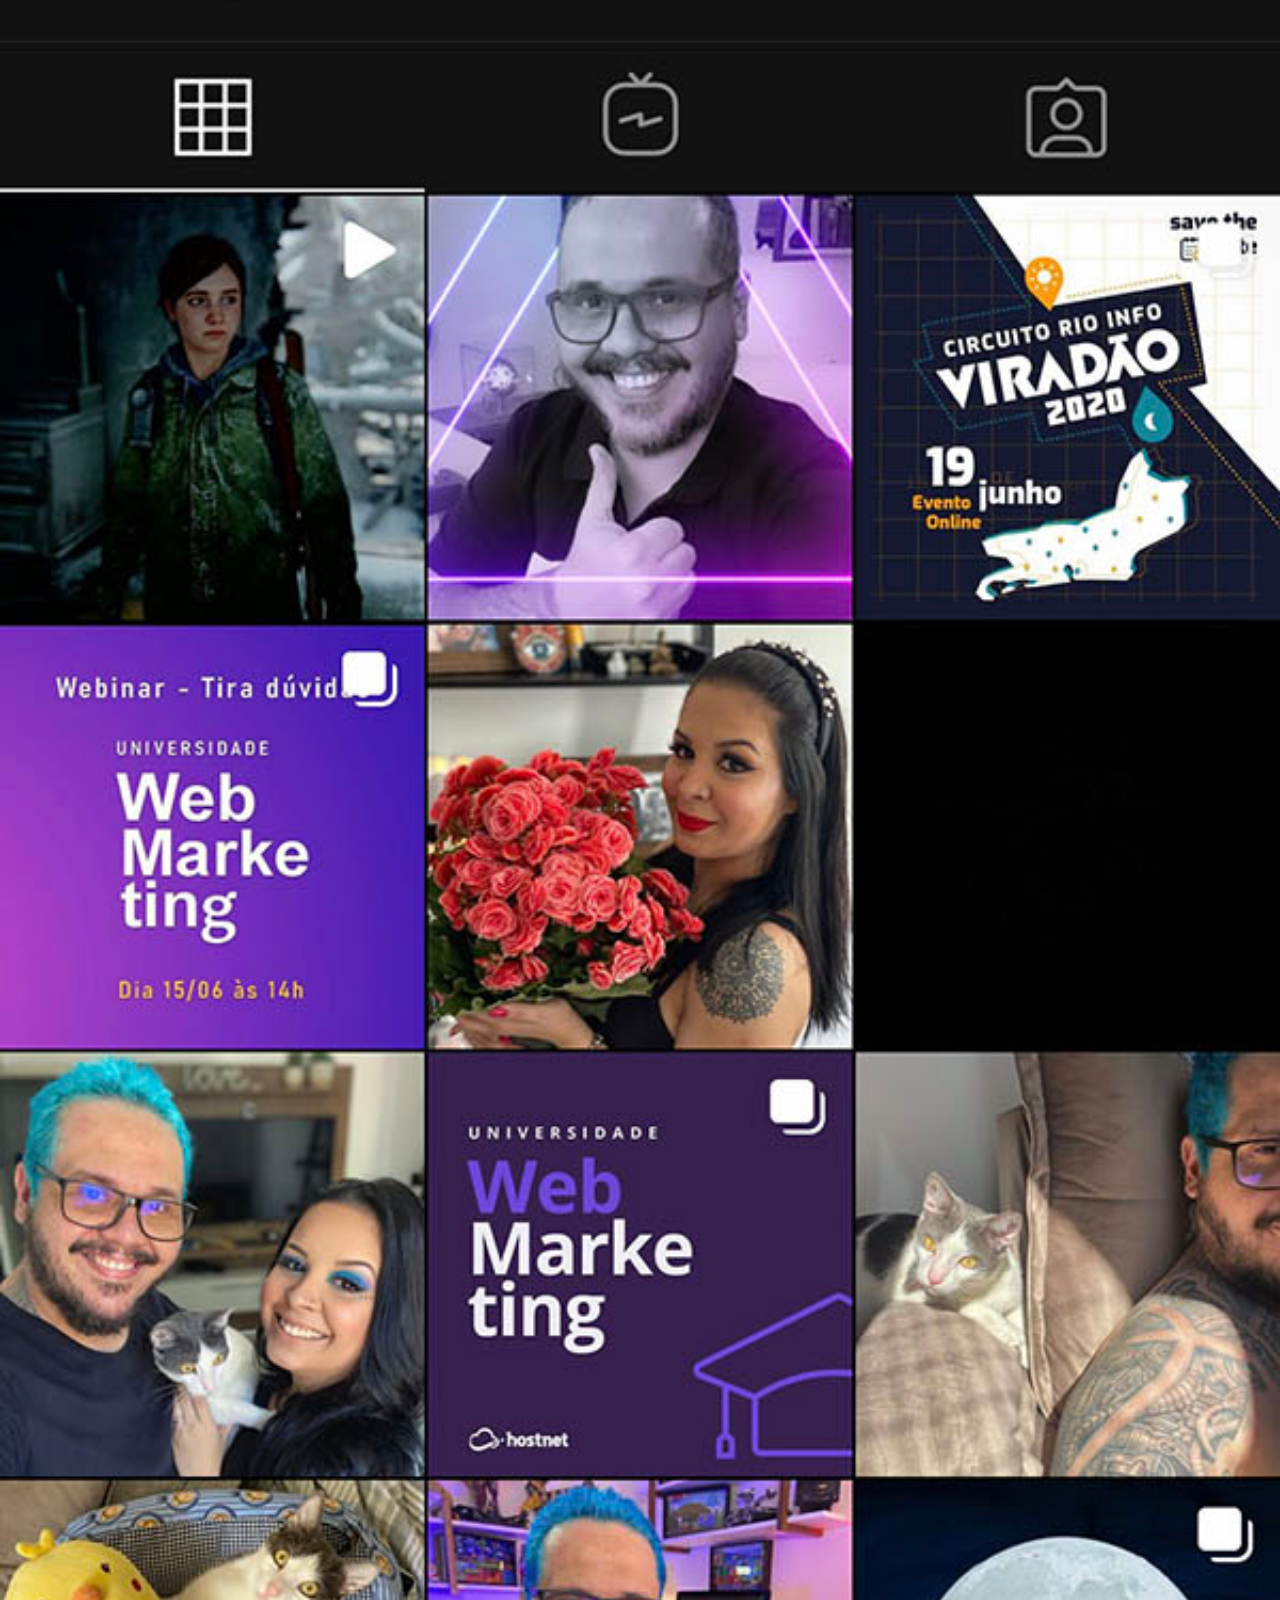
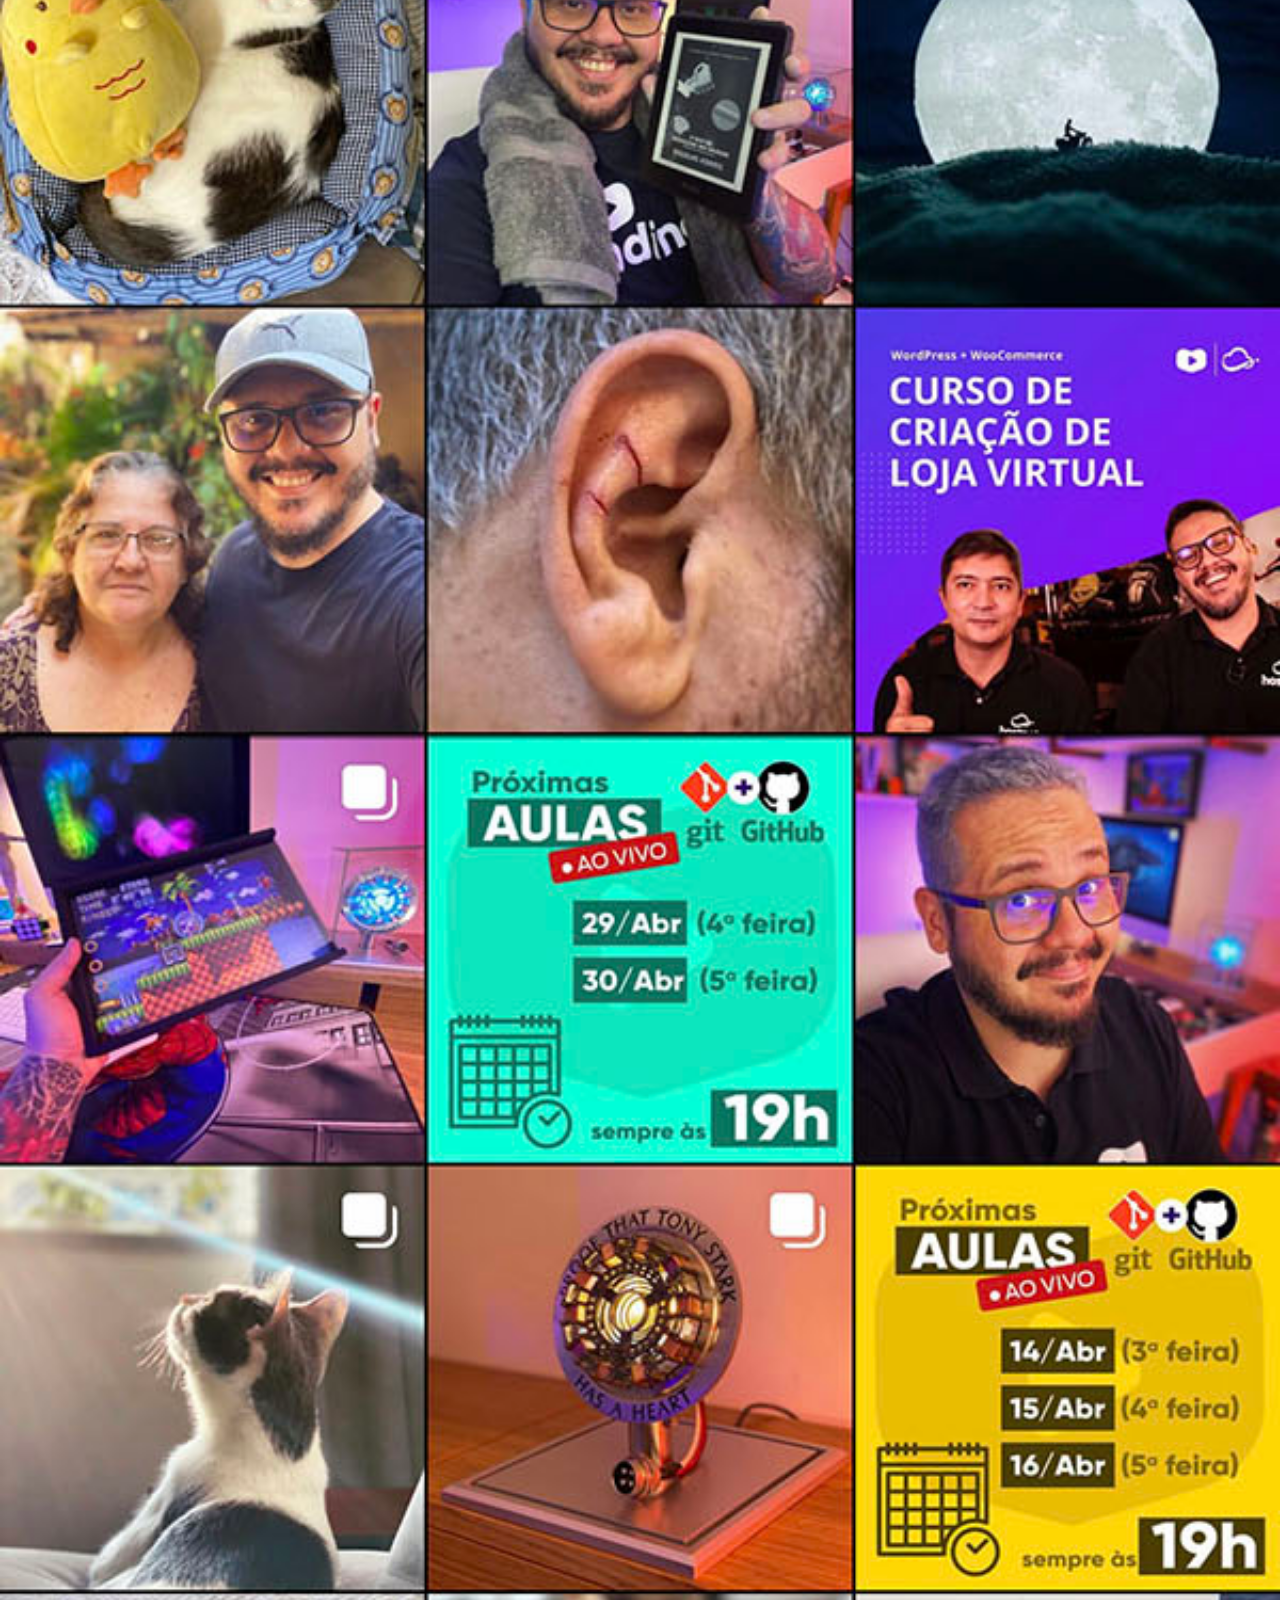
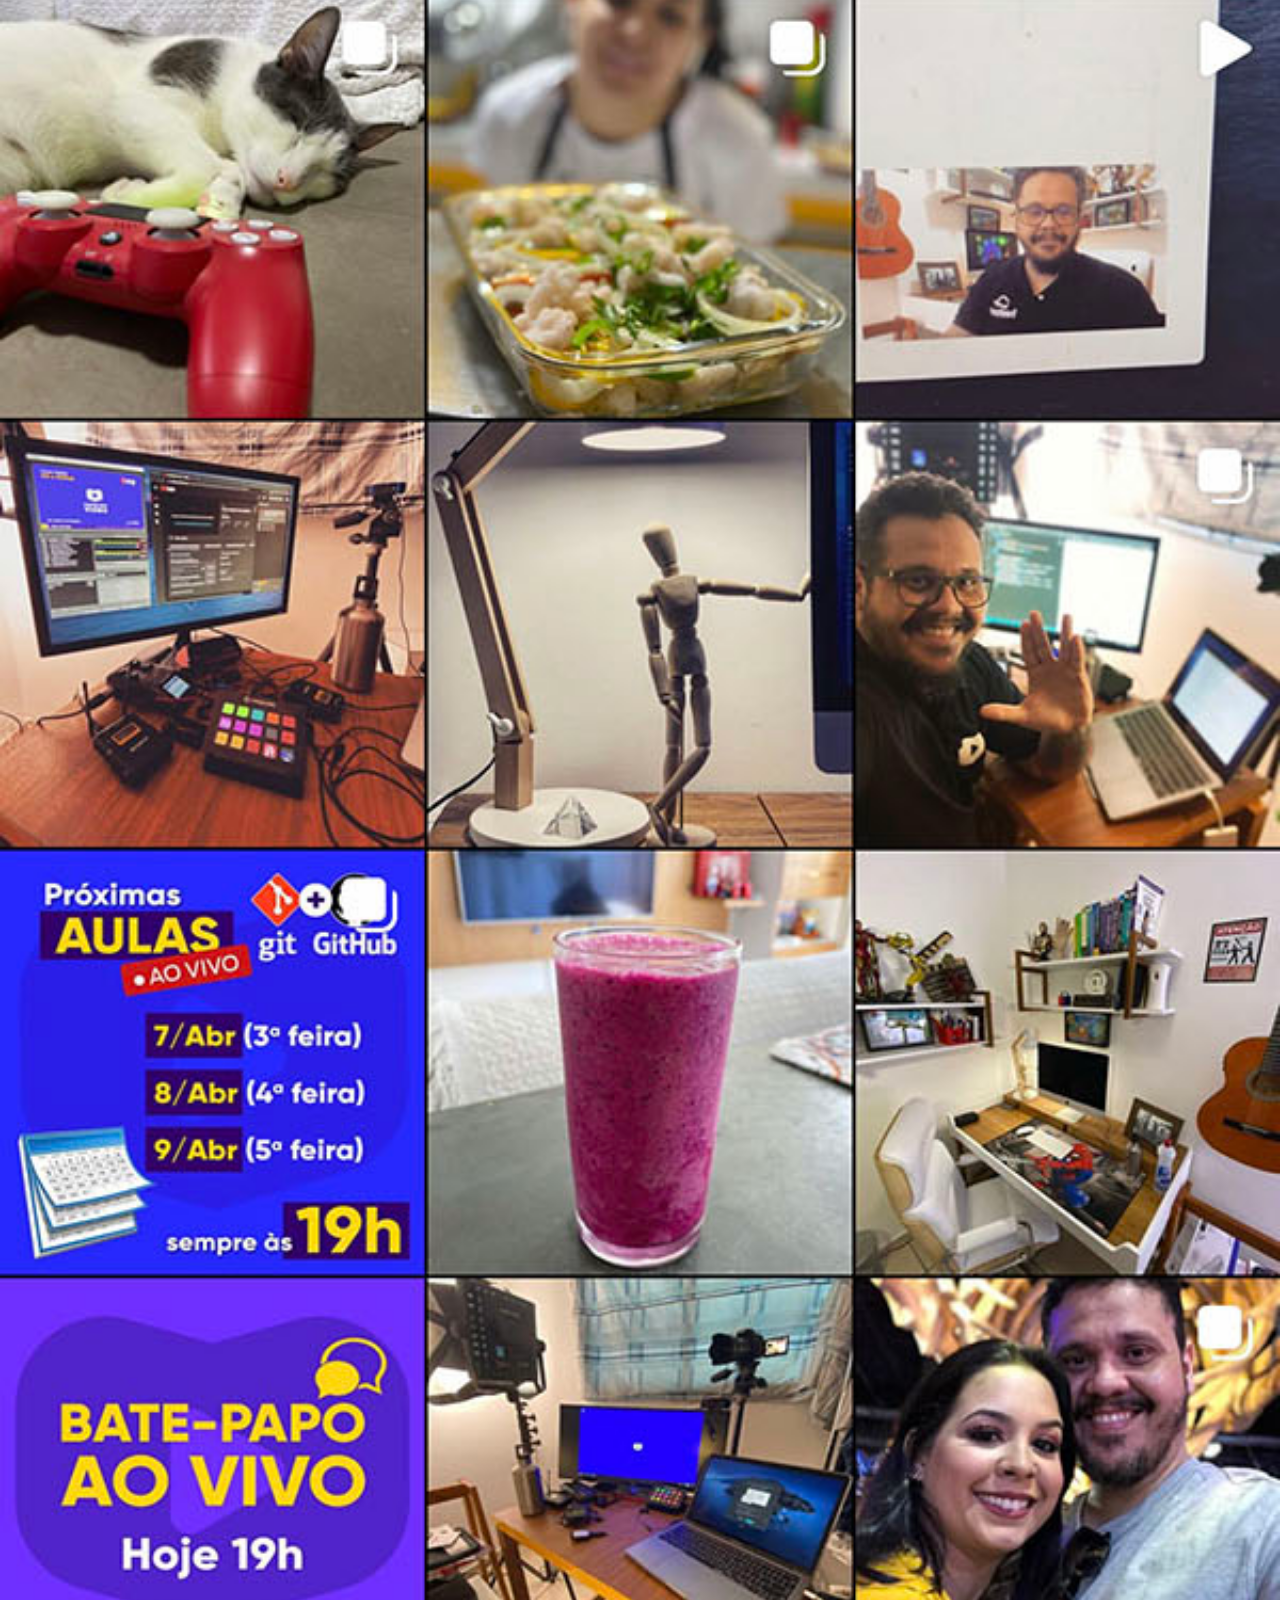
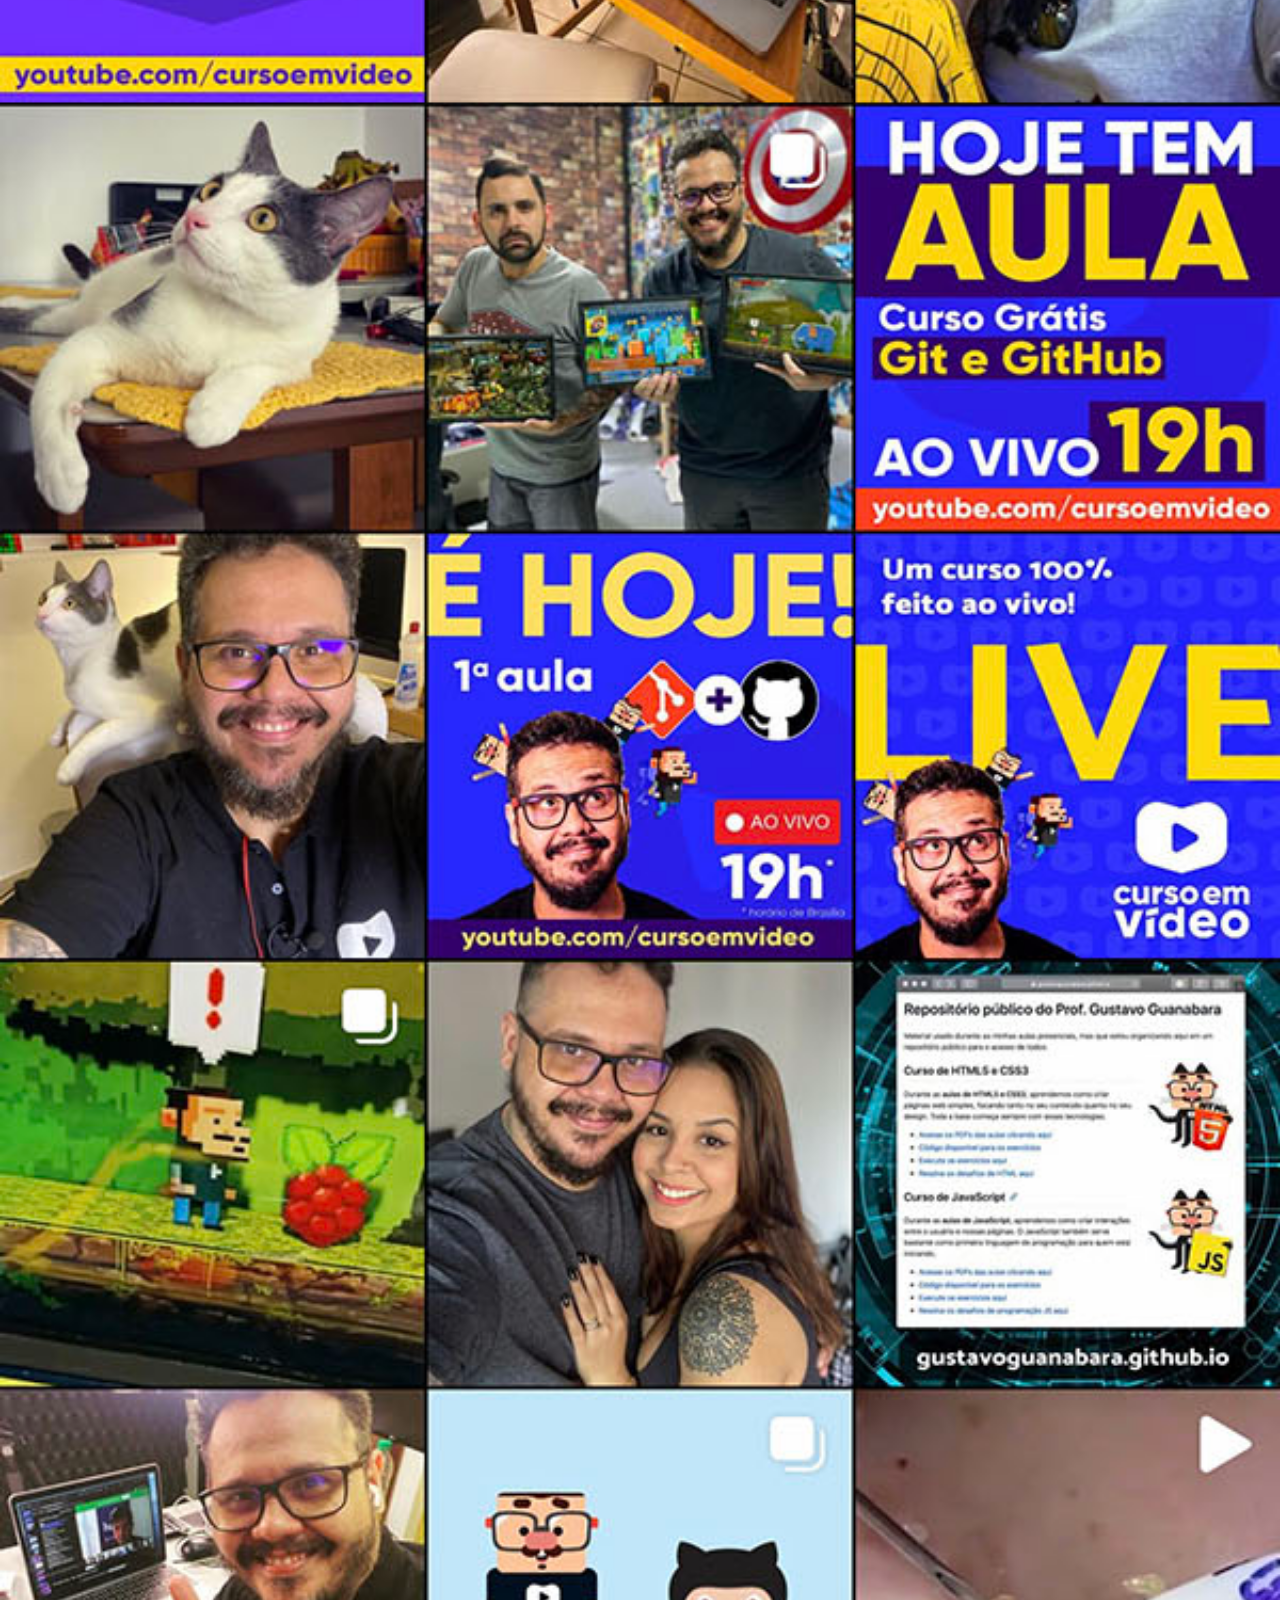
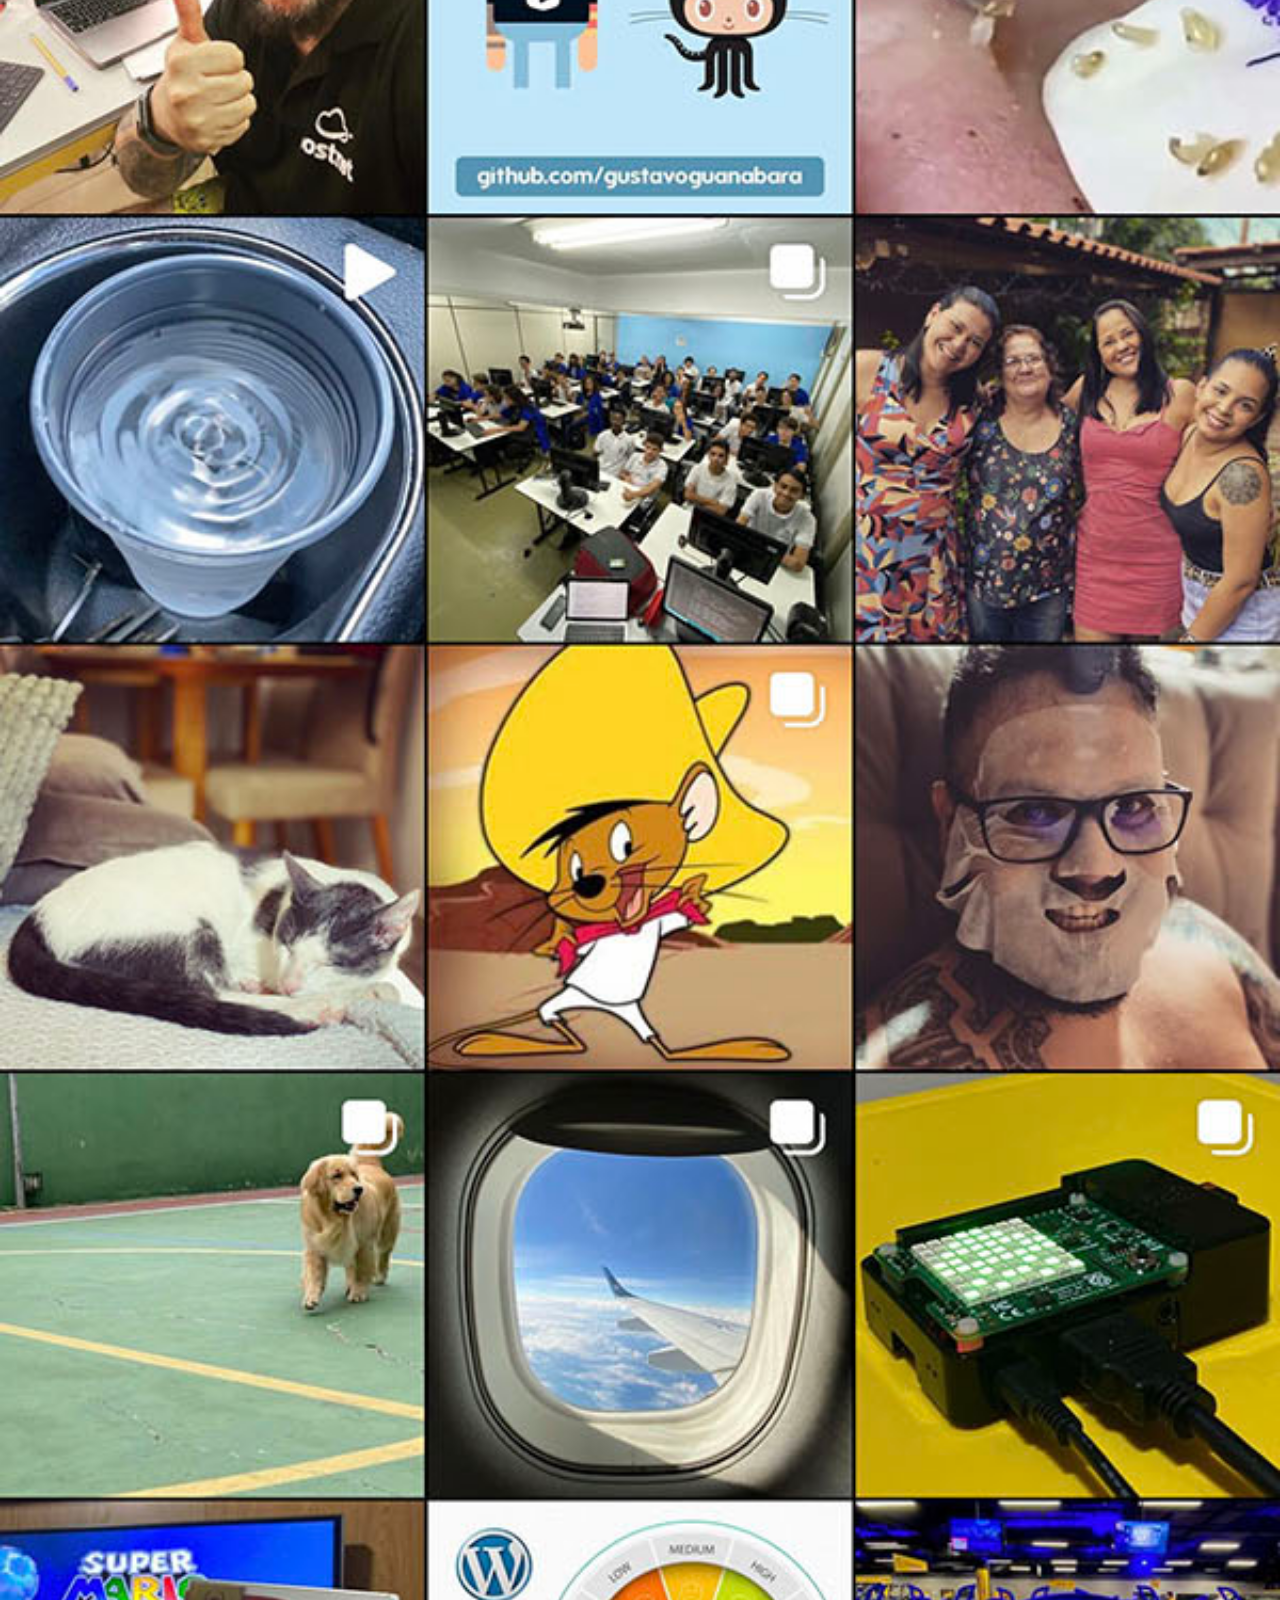
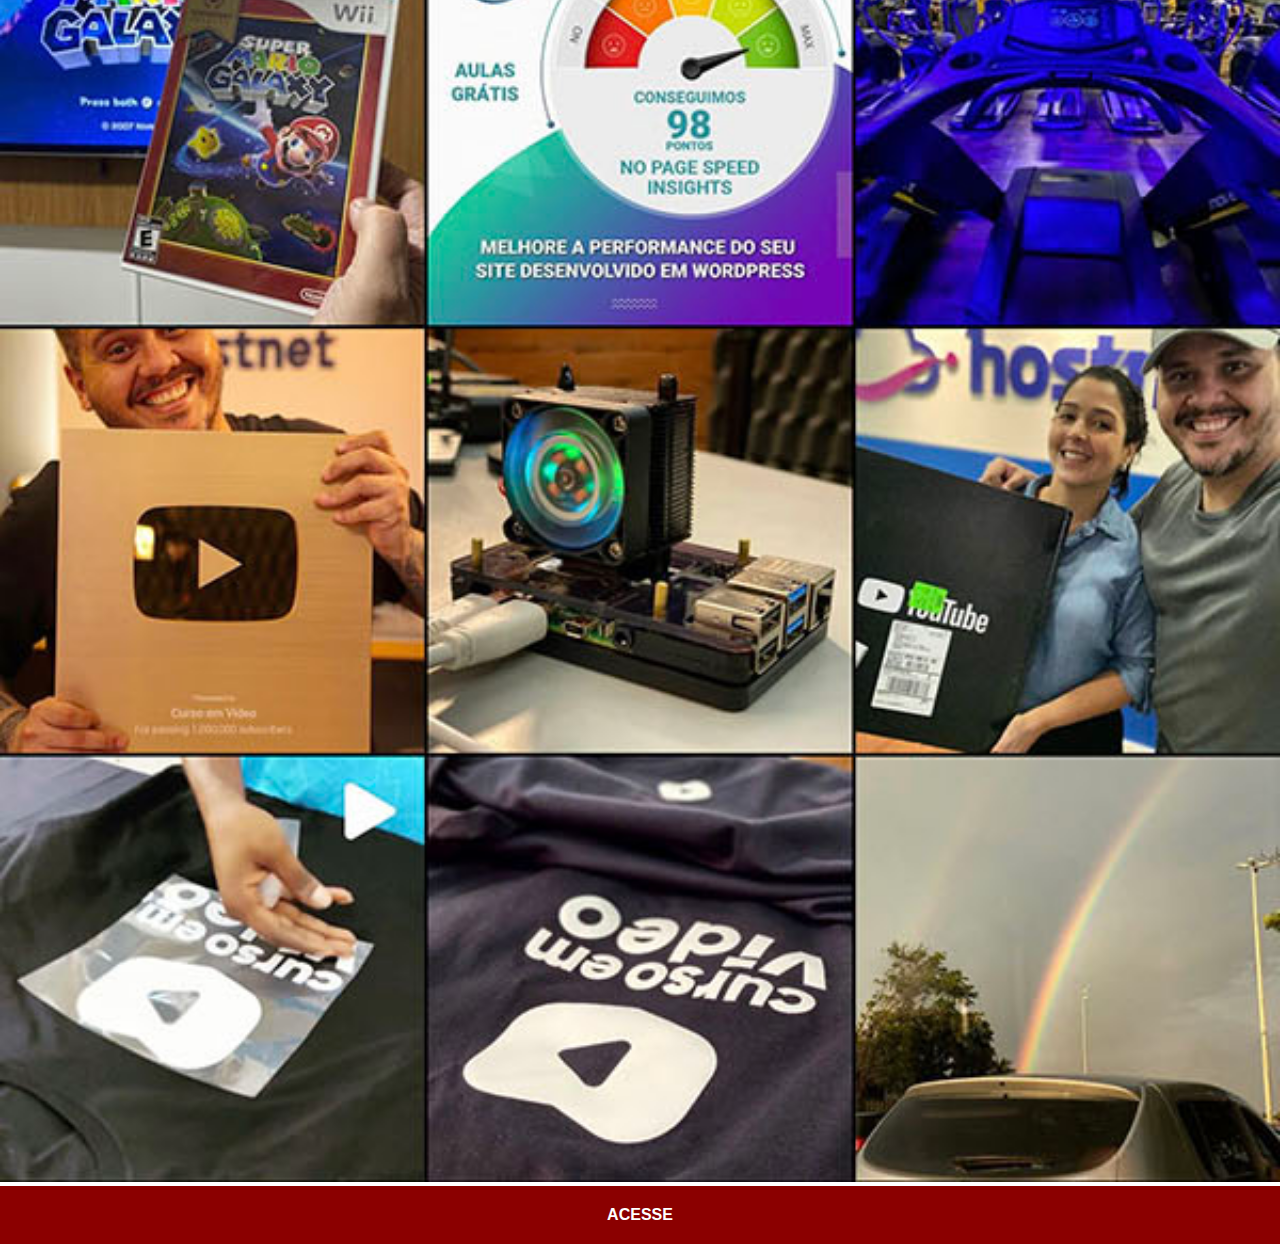
<file: instagram.html>
<!DOCTYPE html>
<html lang="pt-br">
<head>
    <meta charset="UTF-8">
    <meta name="viewport" content="width=device-width, initial-scale=1.0">
    <title>Document</title>
    <link rel="stylesheet" href="estilos/social.css">
</head>
<body>
    <img src="imagens/tela-instagram.jpg" alt="Instagram">
    <a href="https://www.instagram.com/gustavoguanabara/?hl=pt" target="_blank">ACESSE</a>
</body>
</html>
</file>
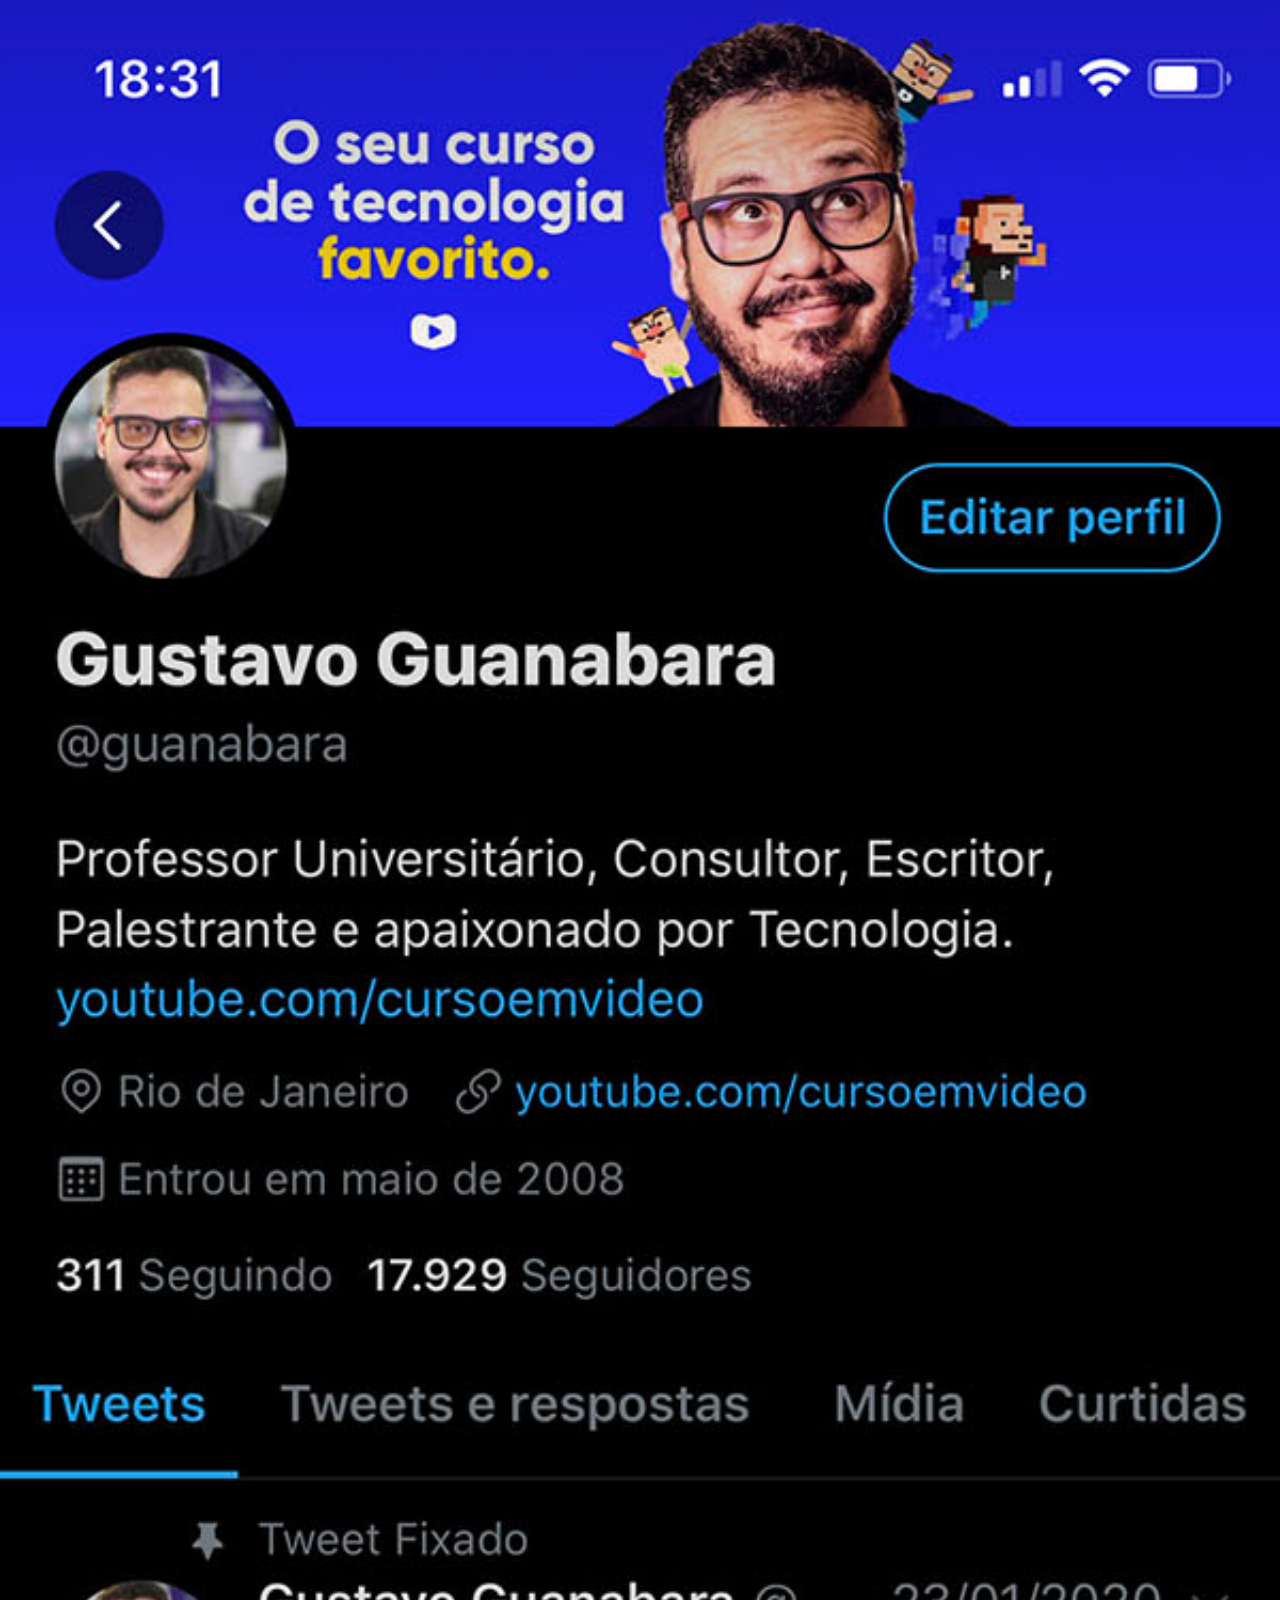
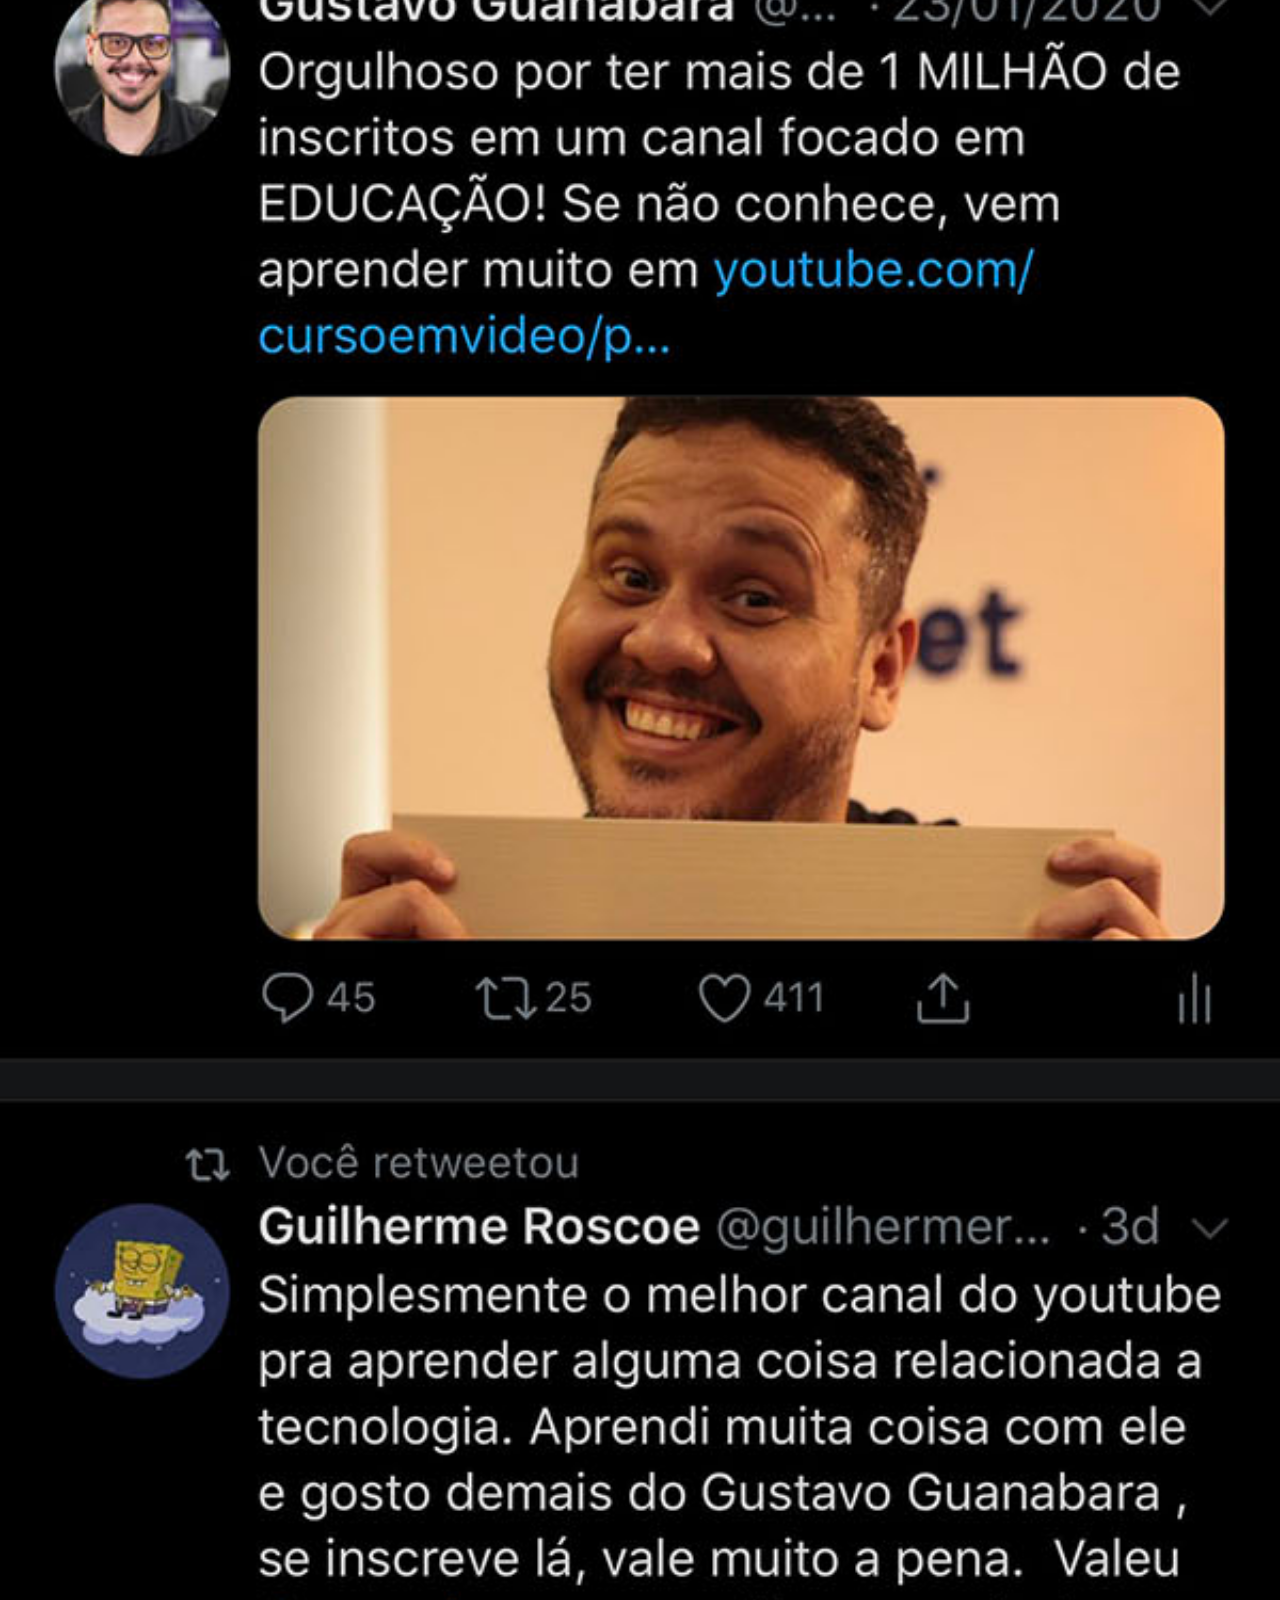
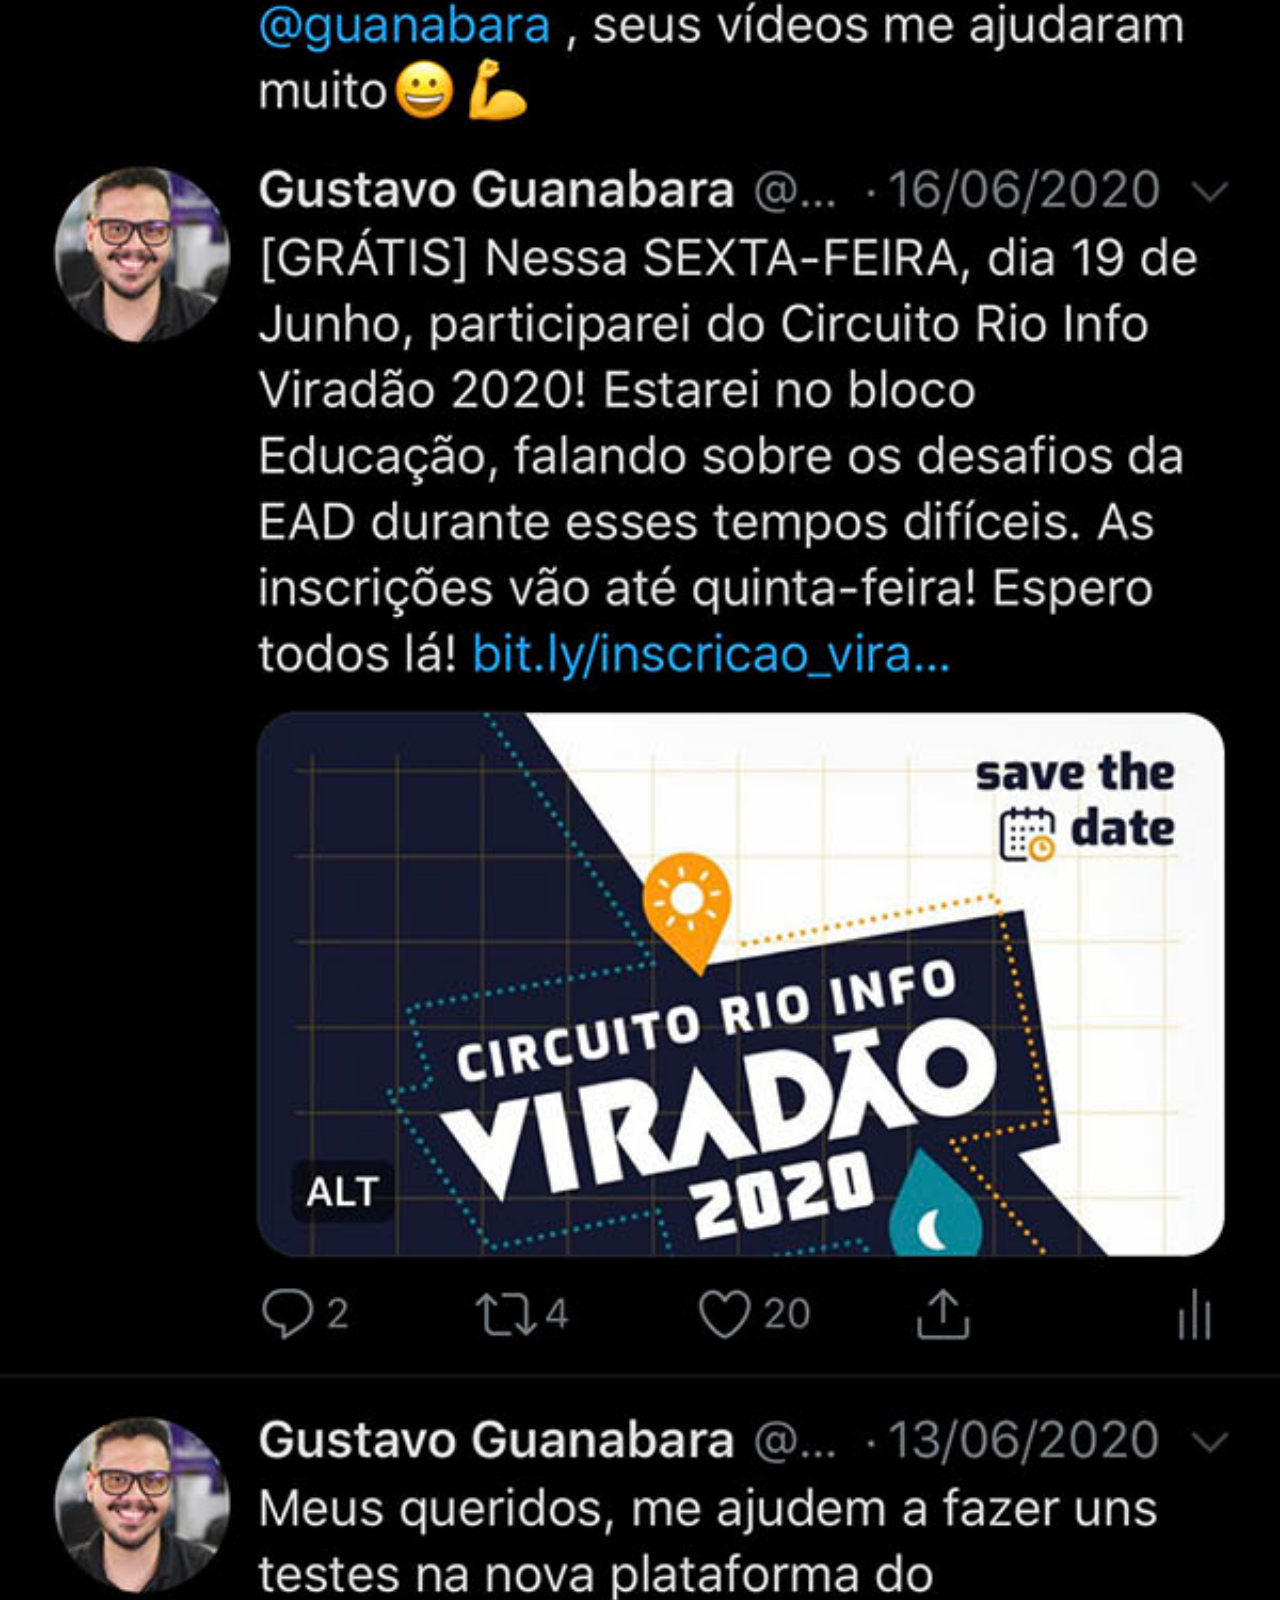
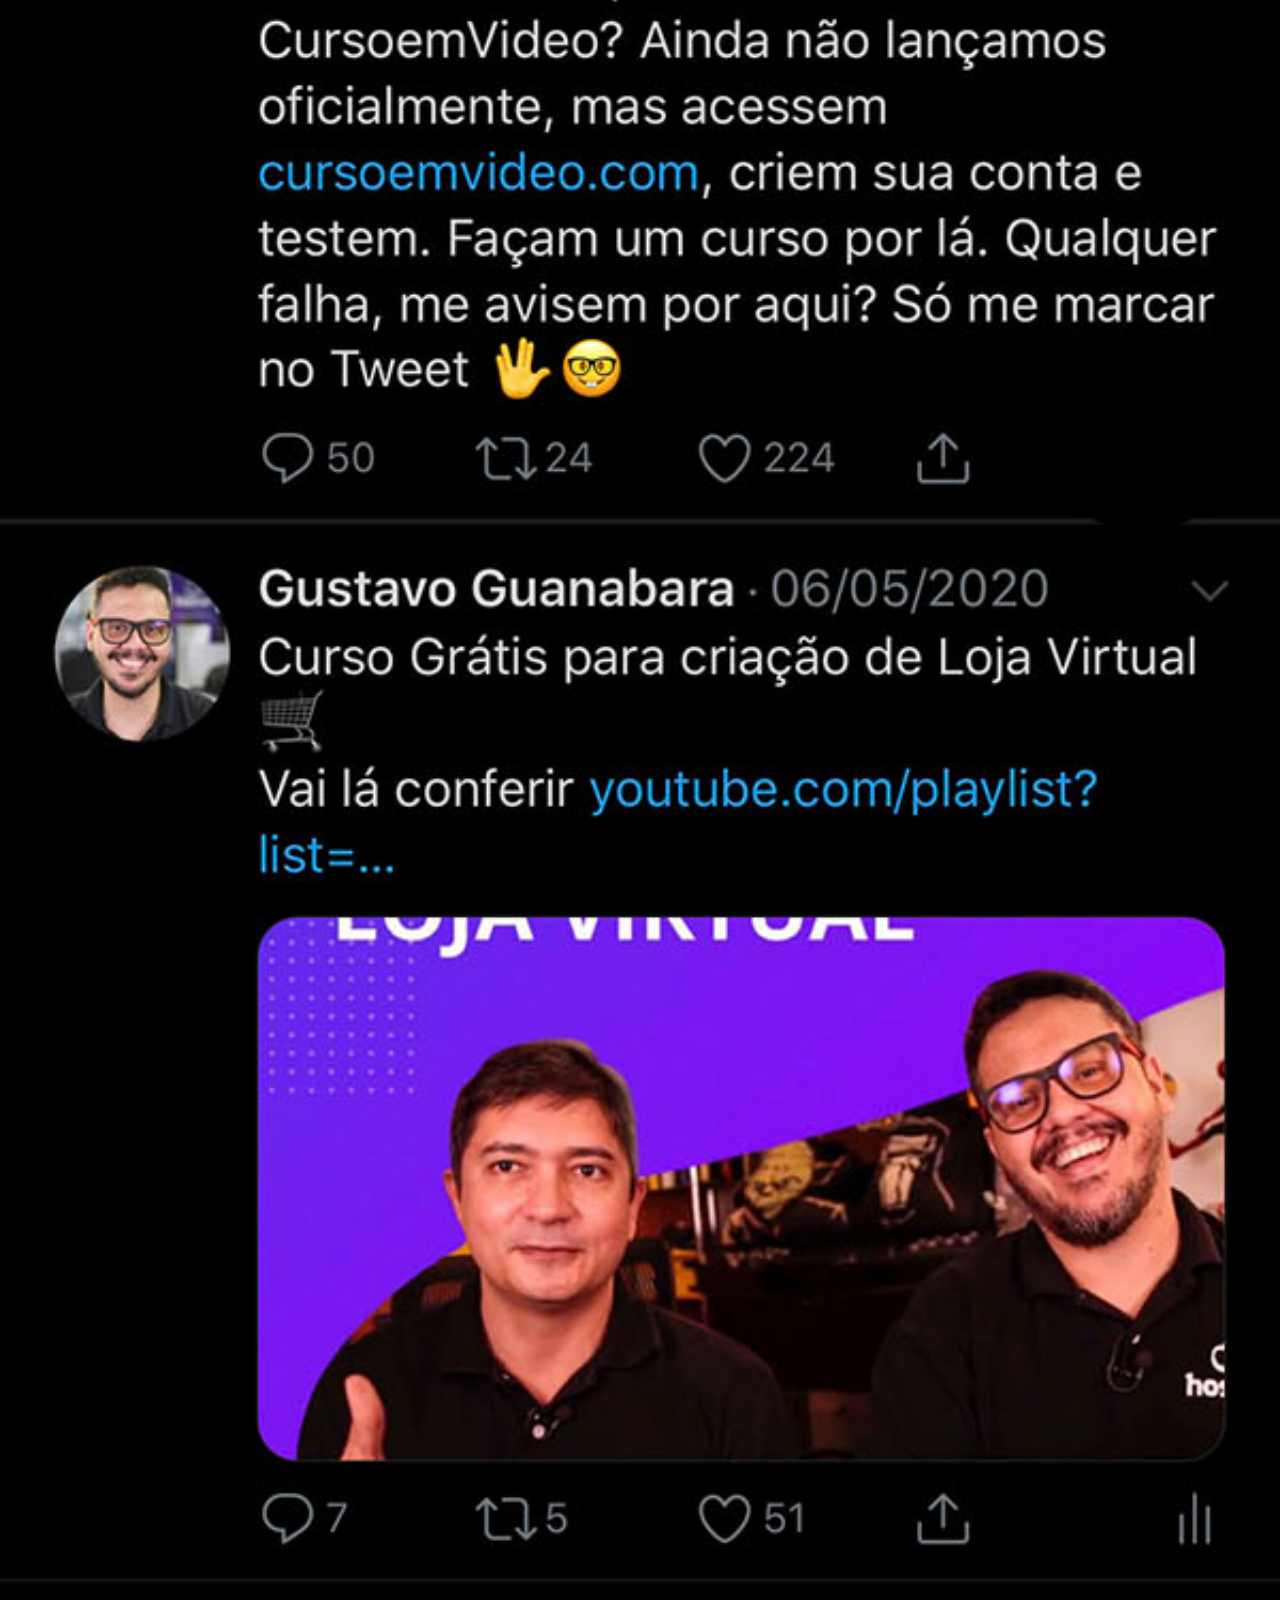
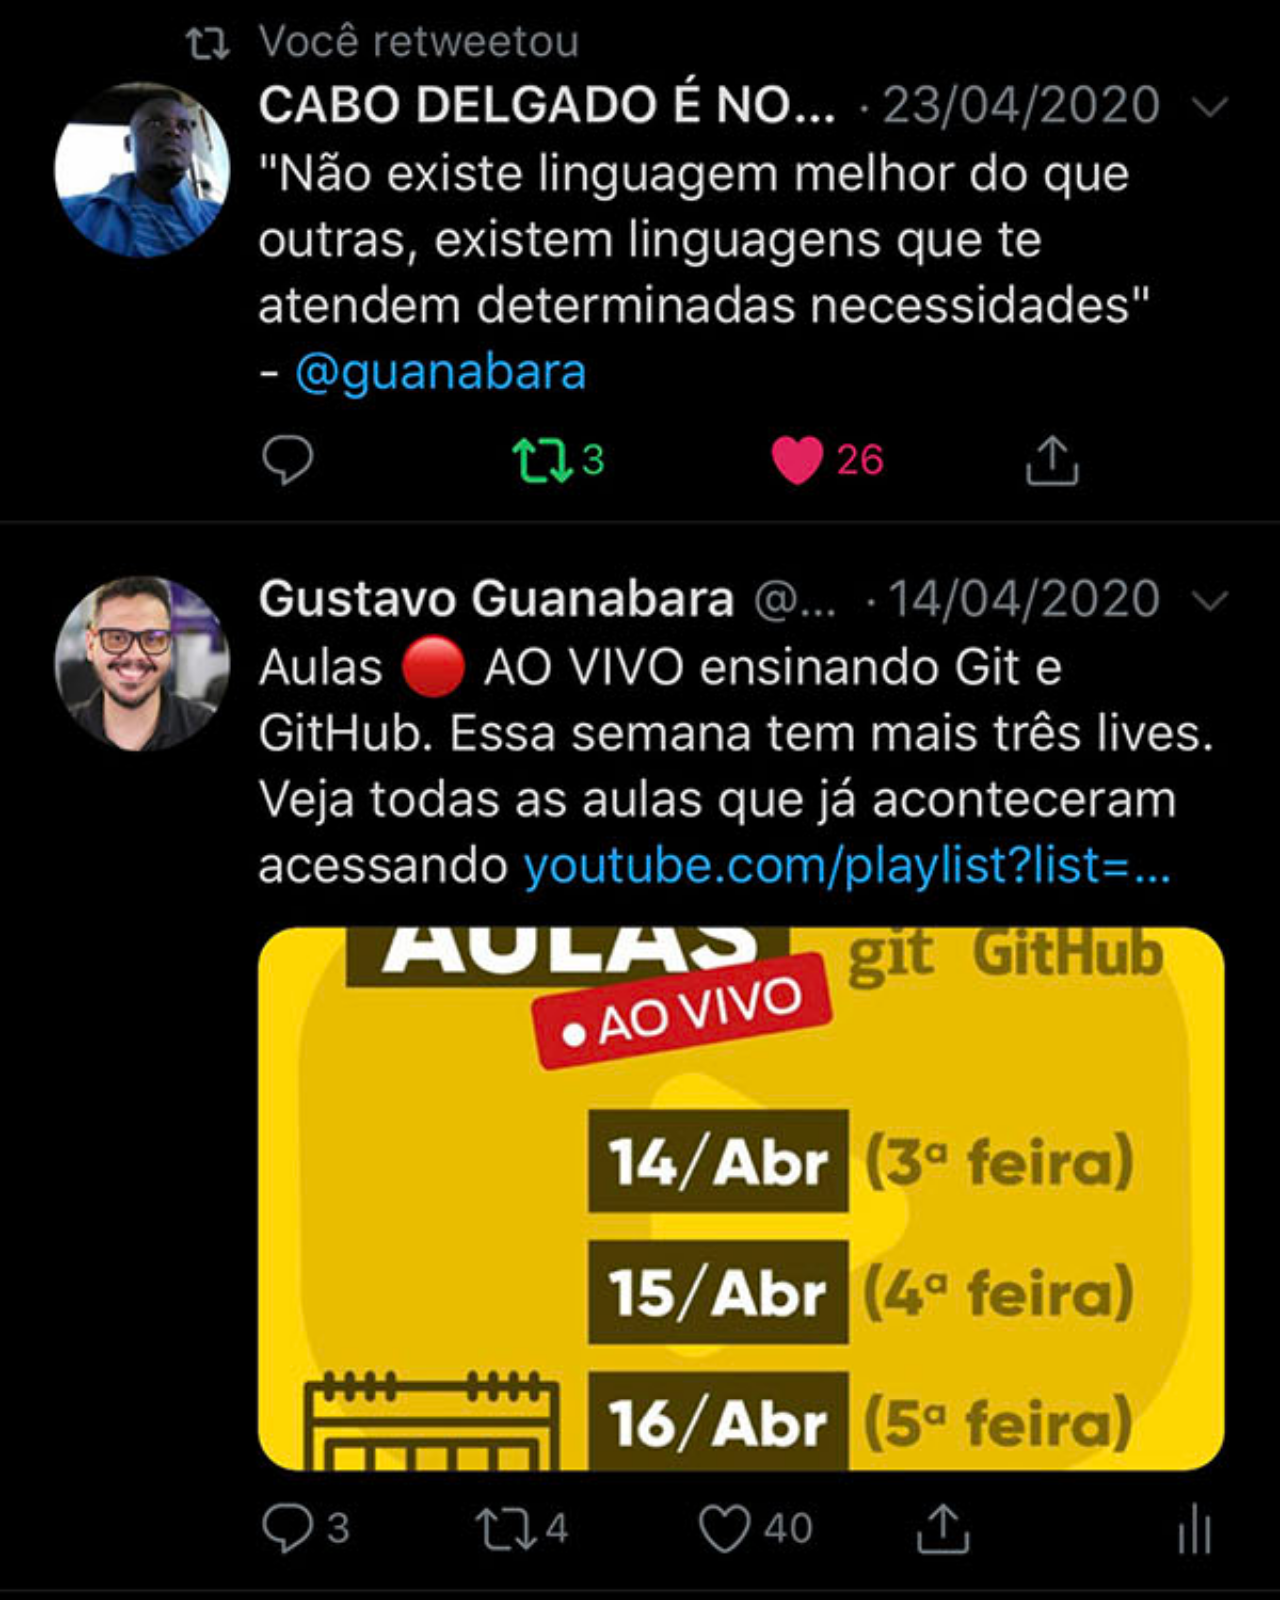
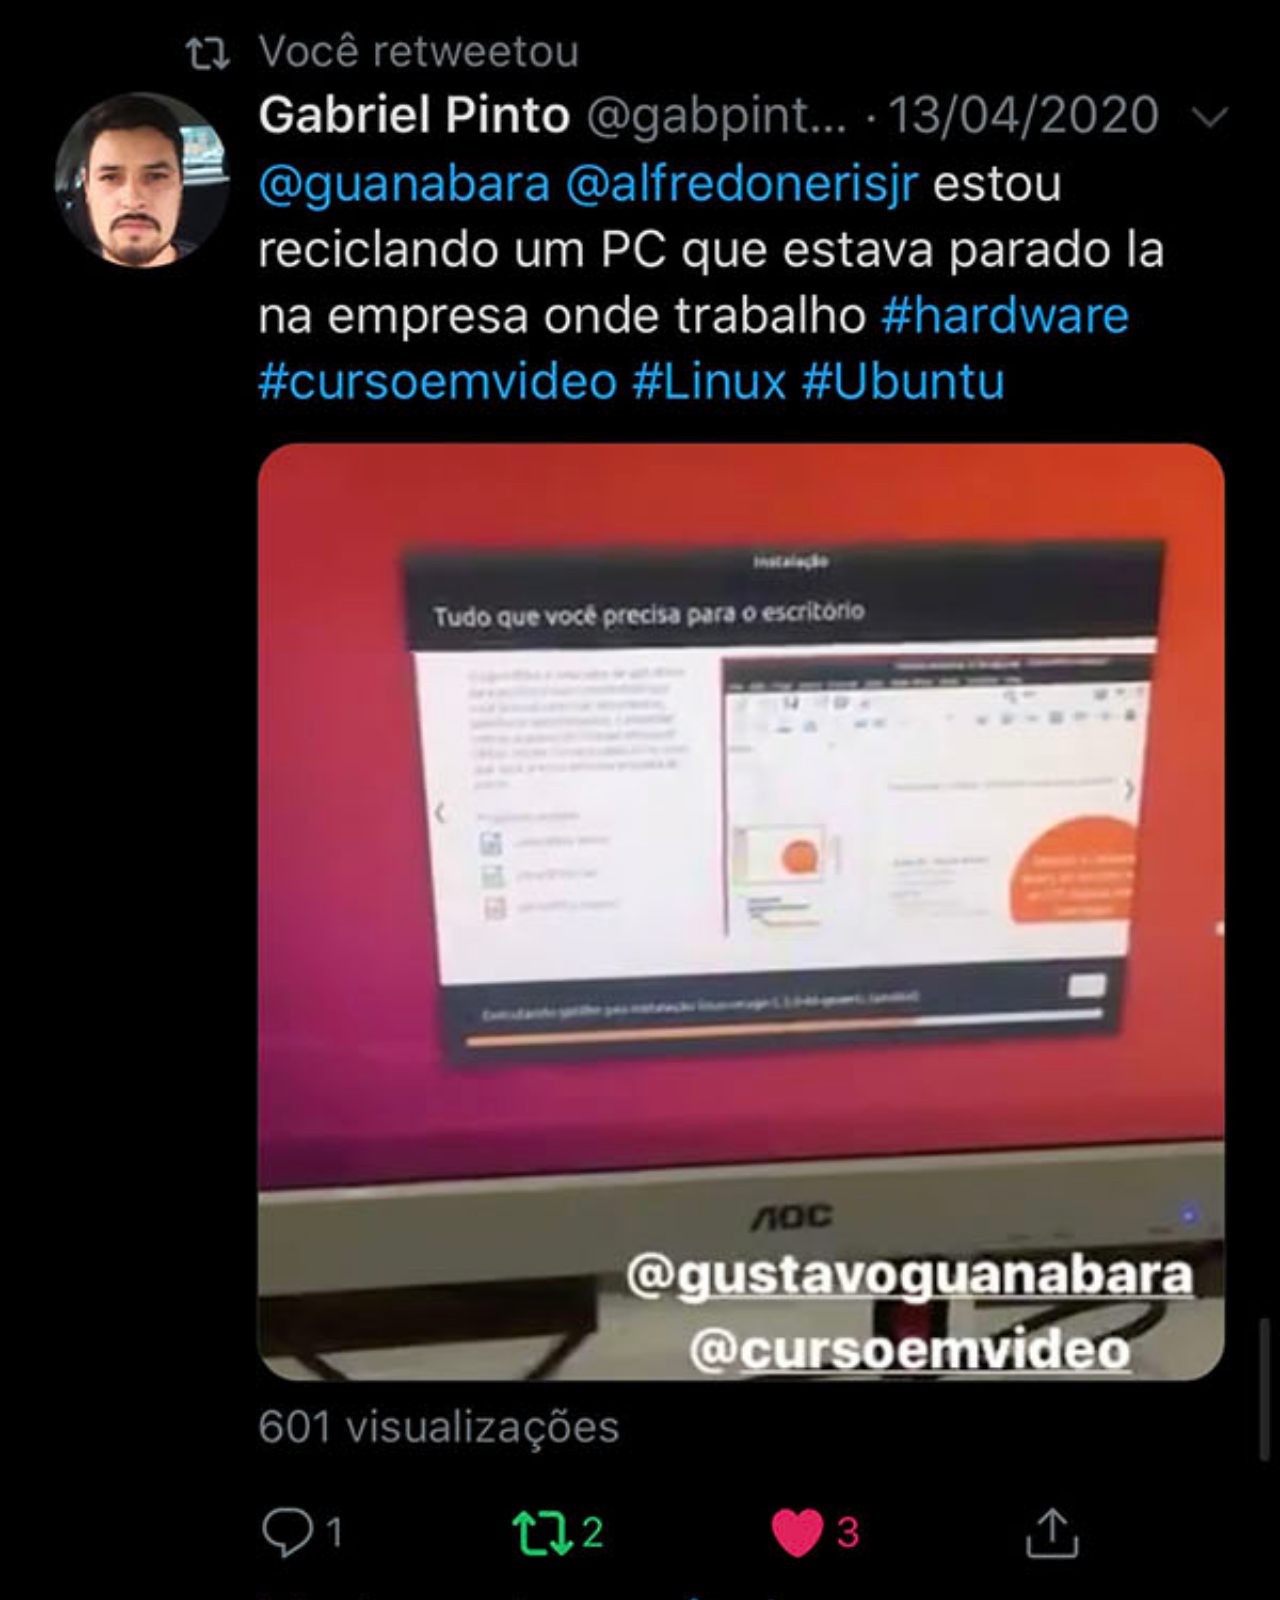
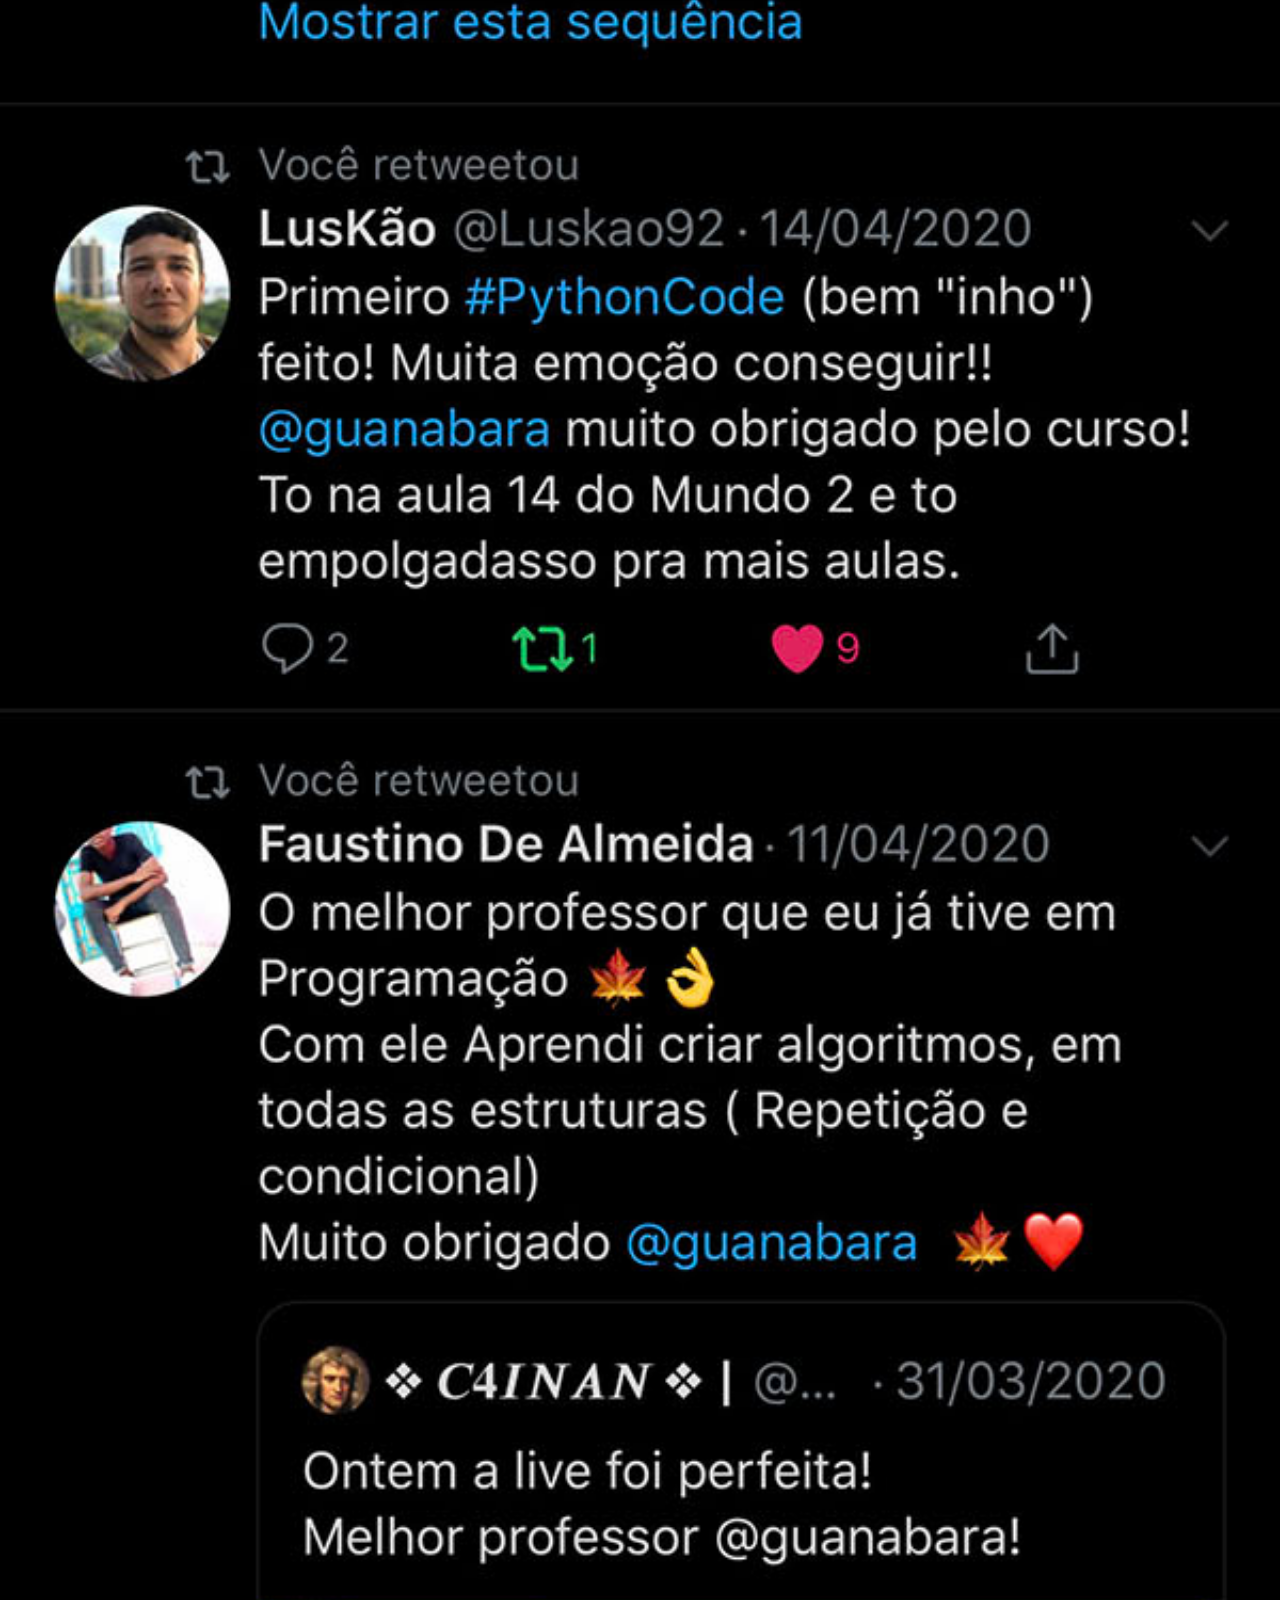
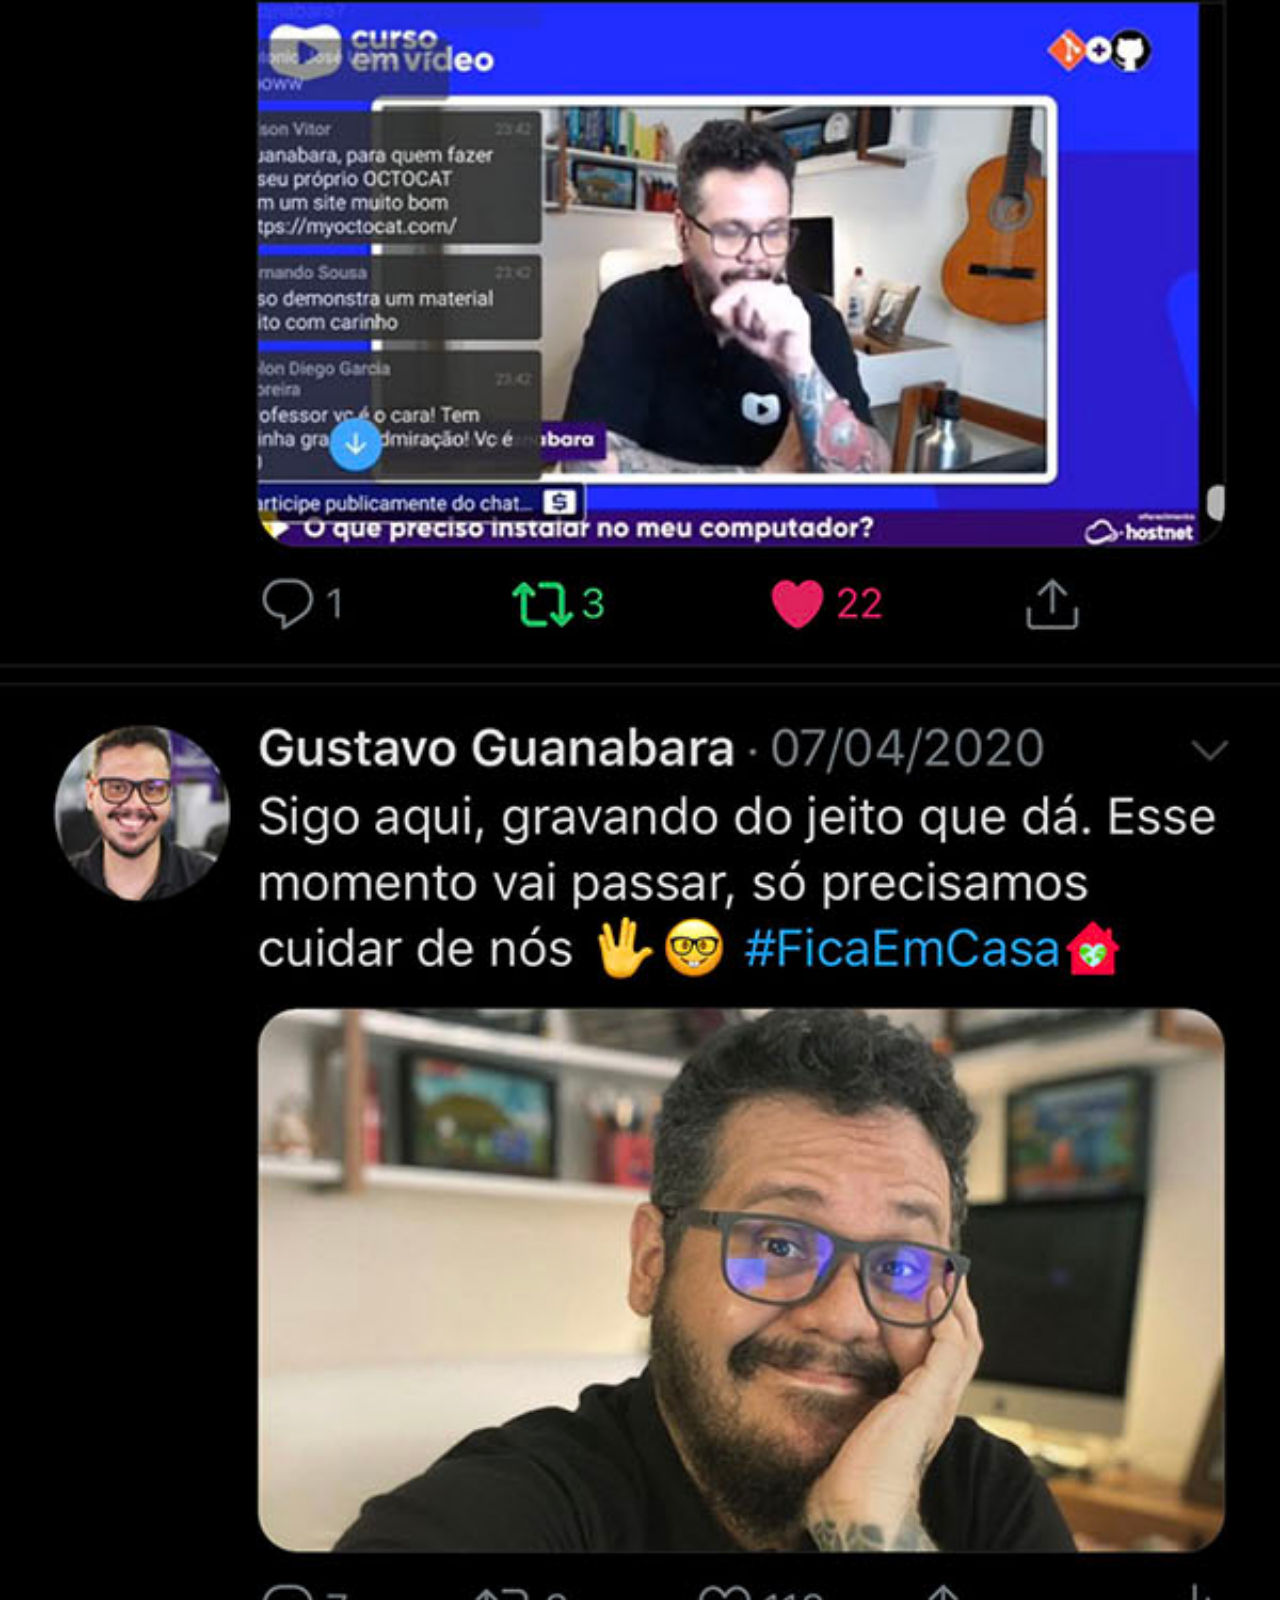
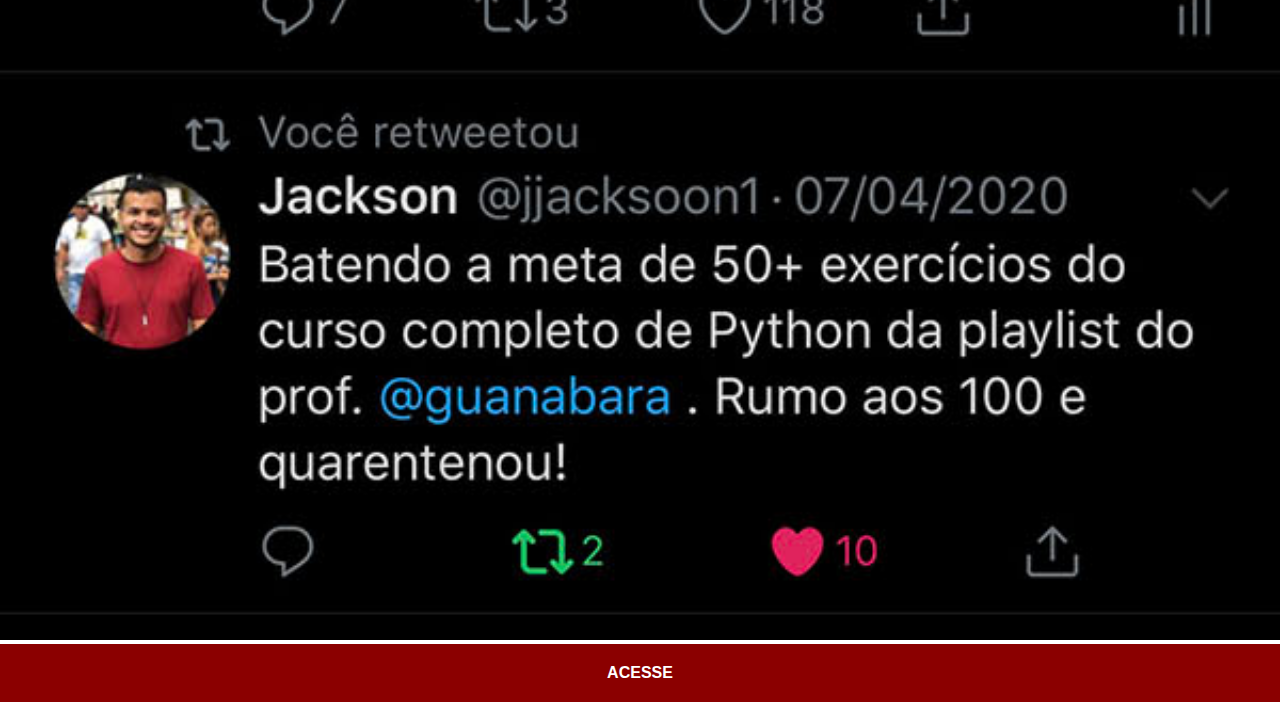
<file: twitter.html>
<!DOCTYPE html>
<html lang="en">
<head>
    <meta charset="UTF-8">
    <meta name="viewport" content="width=device-width, initial-scale=1.0">
    <title>Document</title>
    <link rel="stylesheet" href="estilos/social.css">
</head>
<body>
    <img src="imagens/tela-twitter.jpg" alt="Twitter">
    <a href="https://twitter.com/guanabara" target="_blank">ACESSE</a>
</body>
</html>
</file>
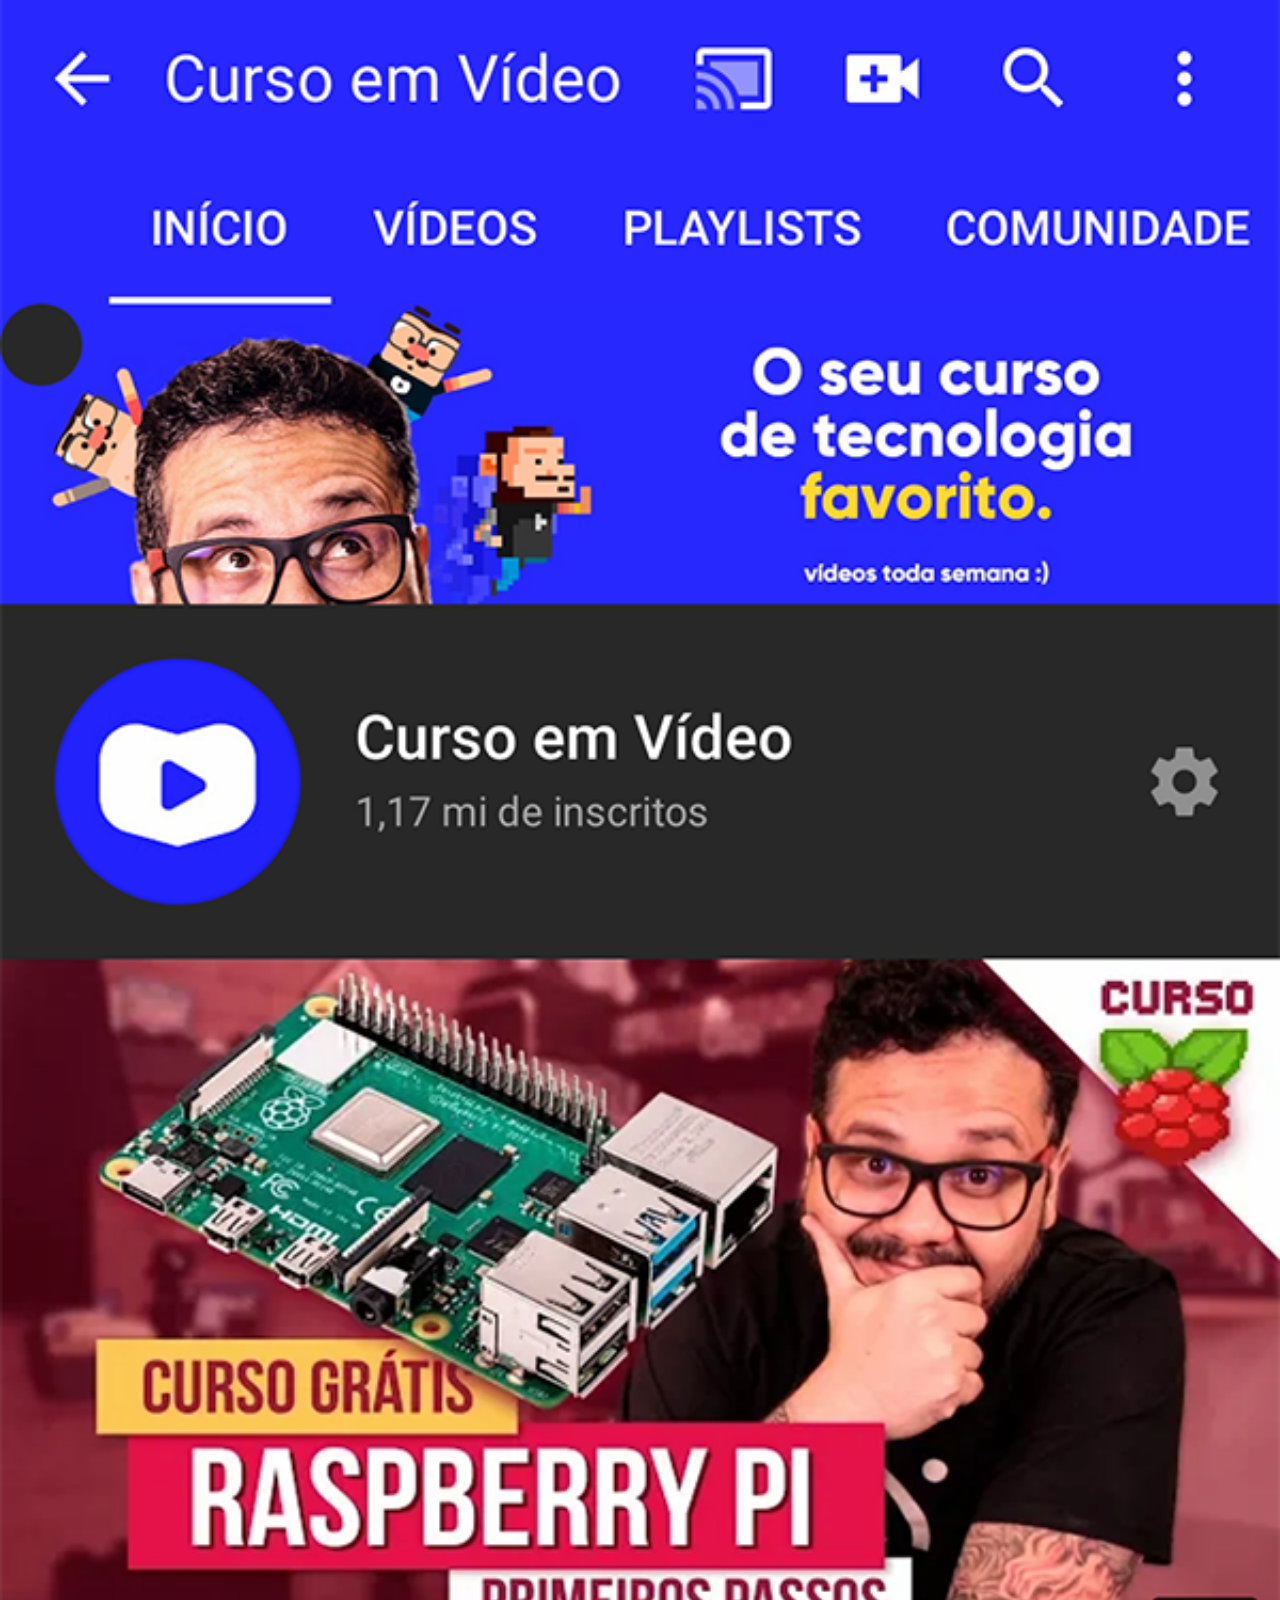
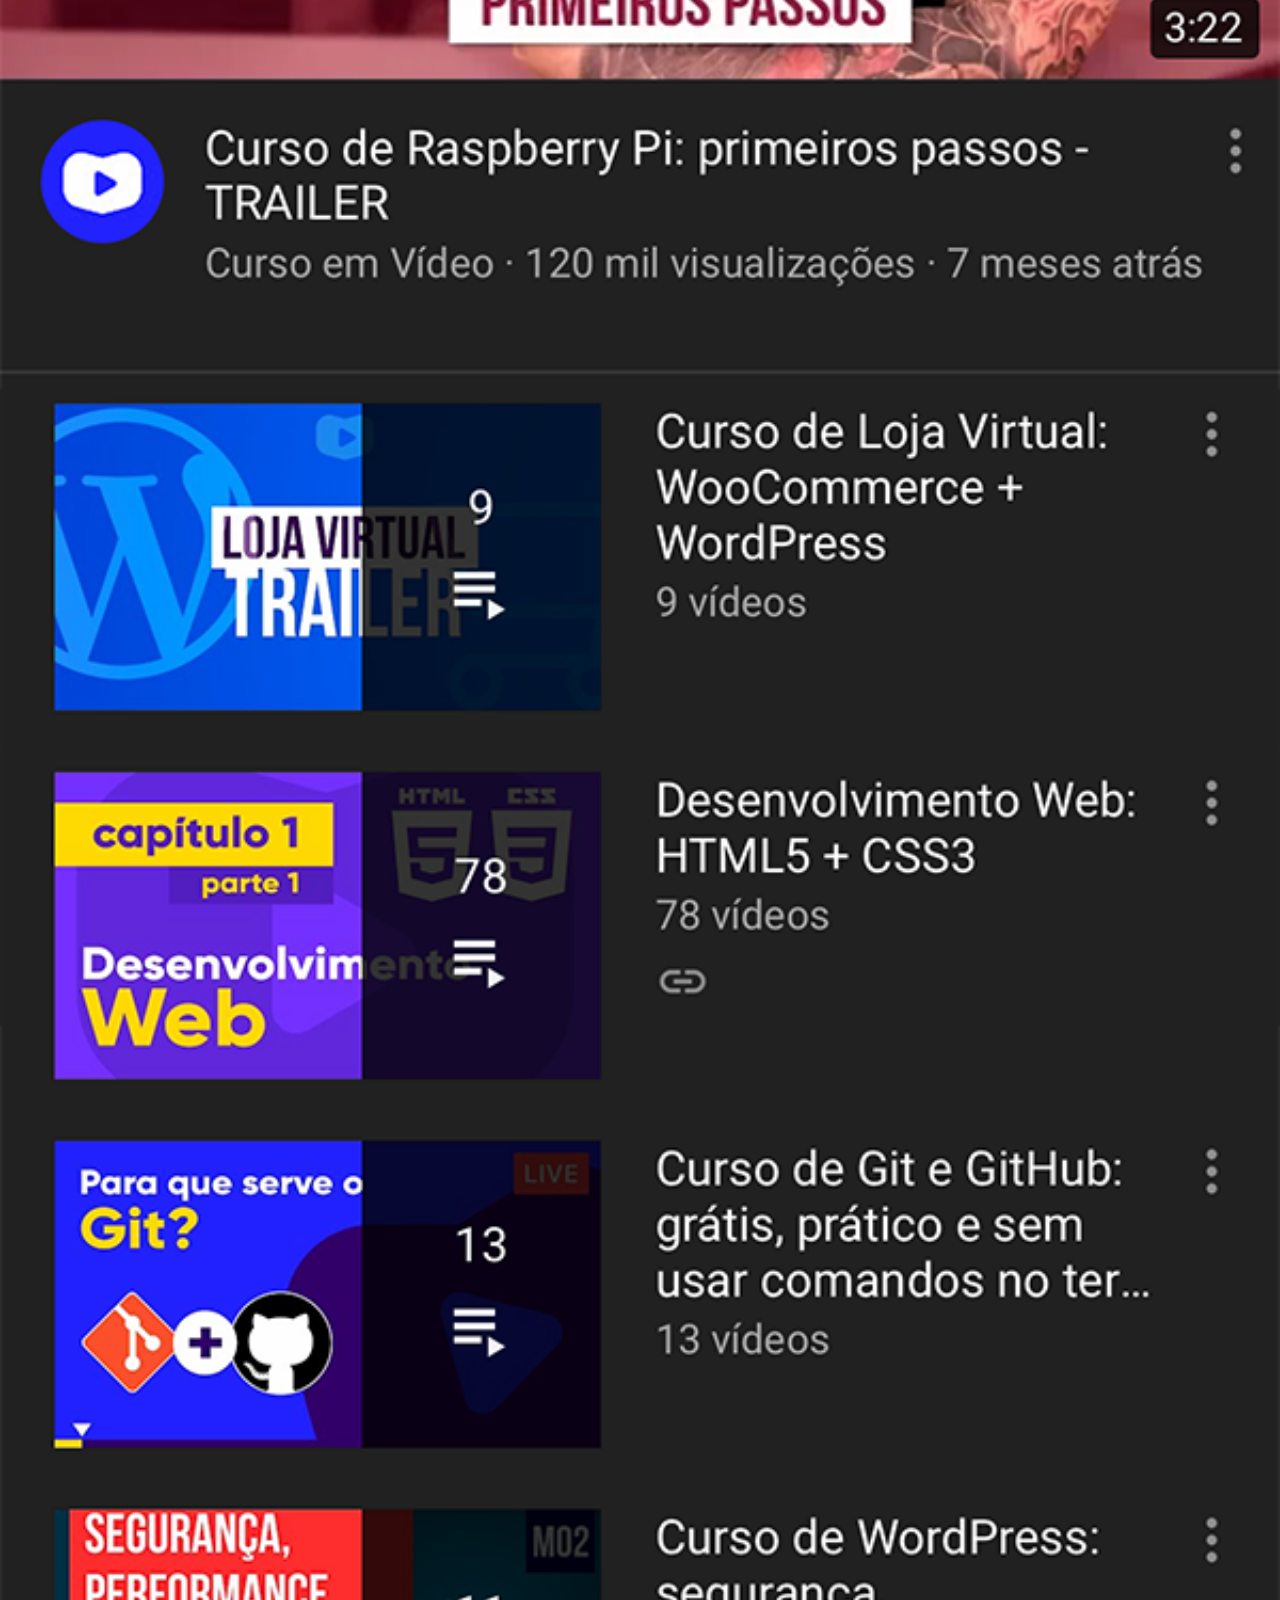
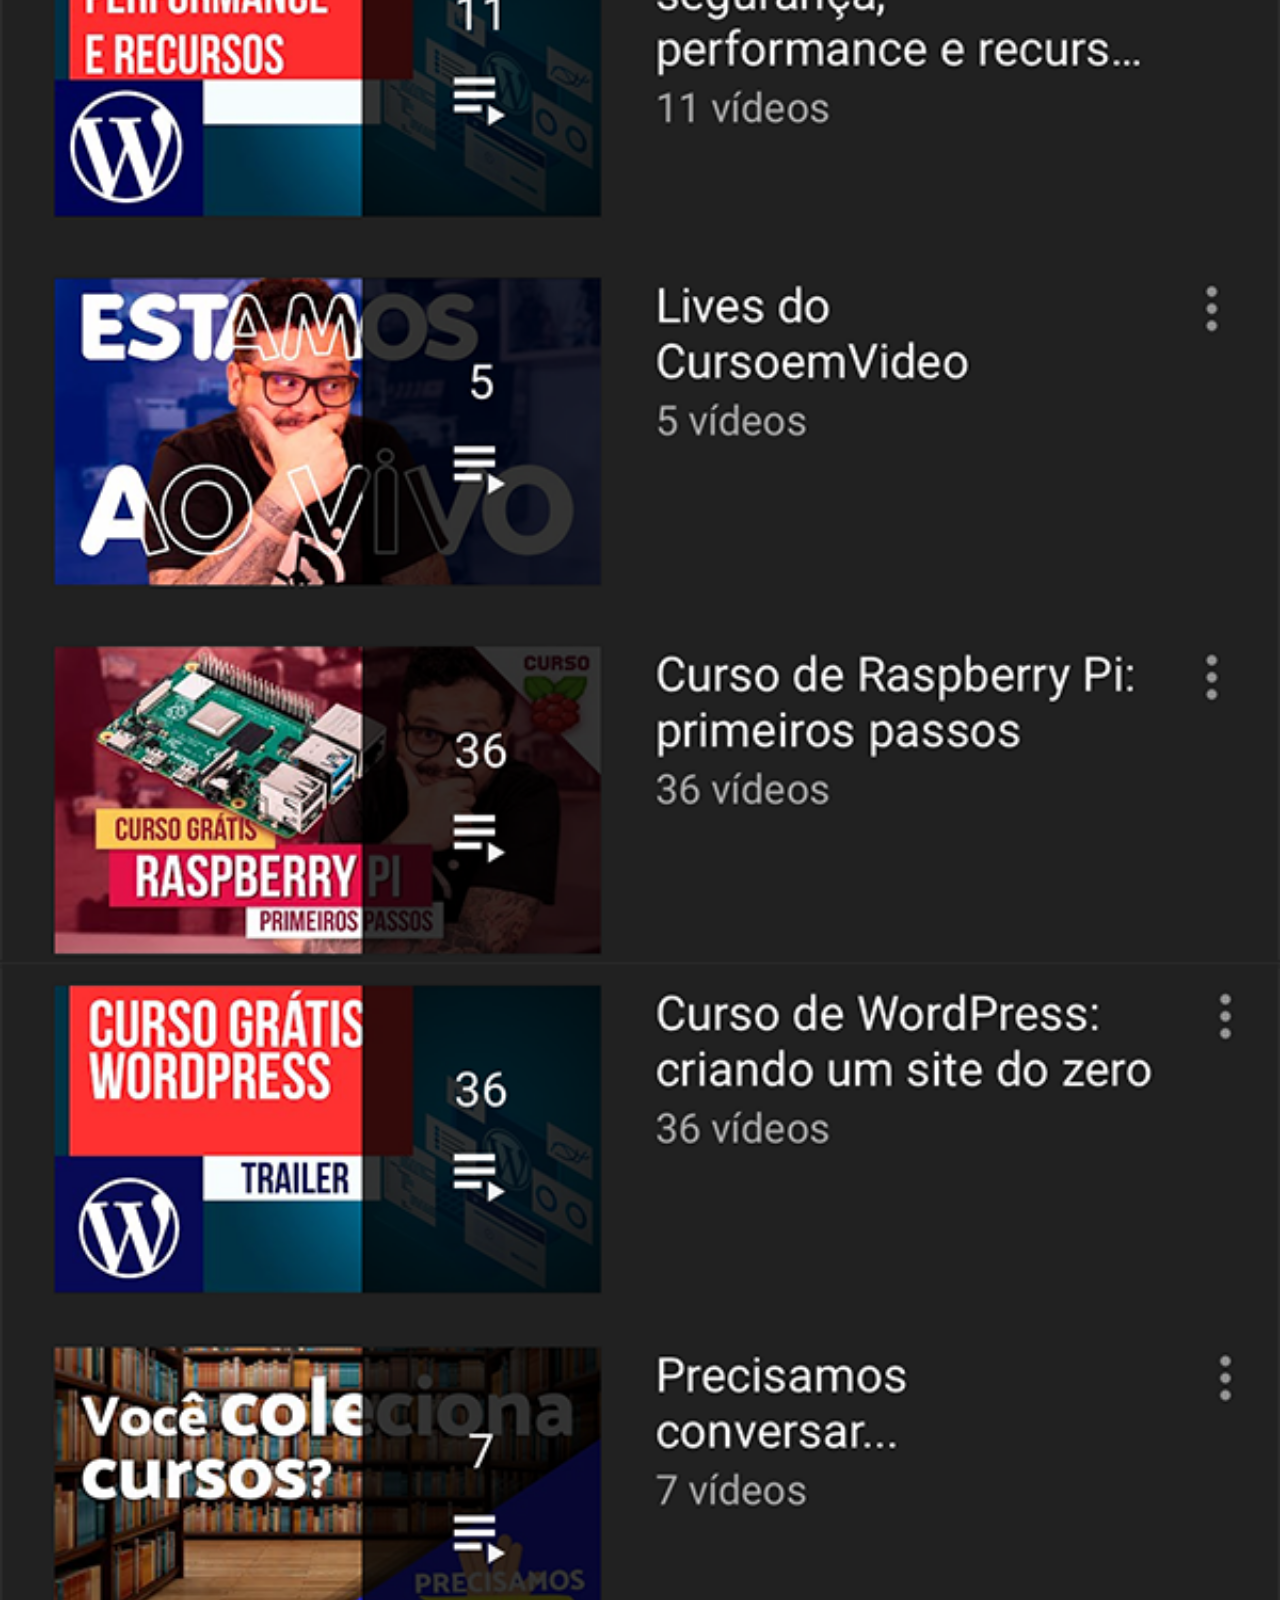
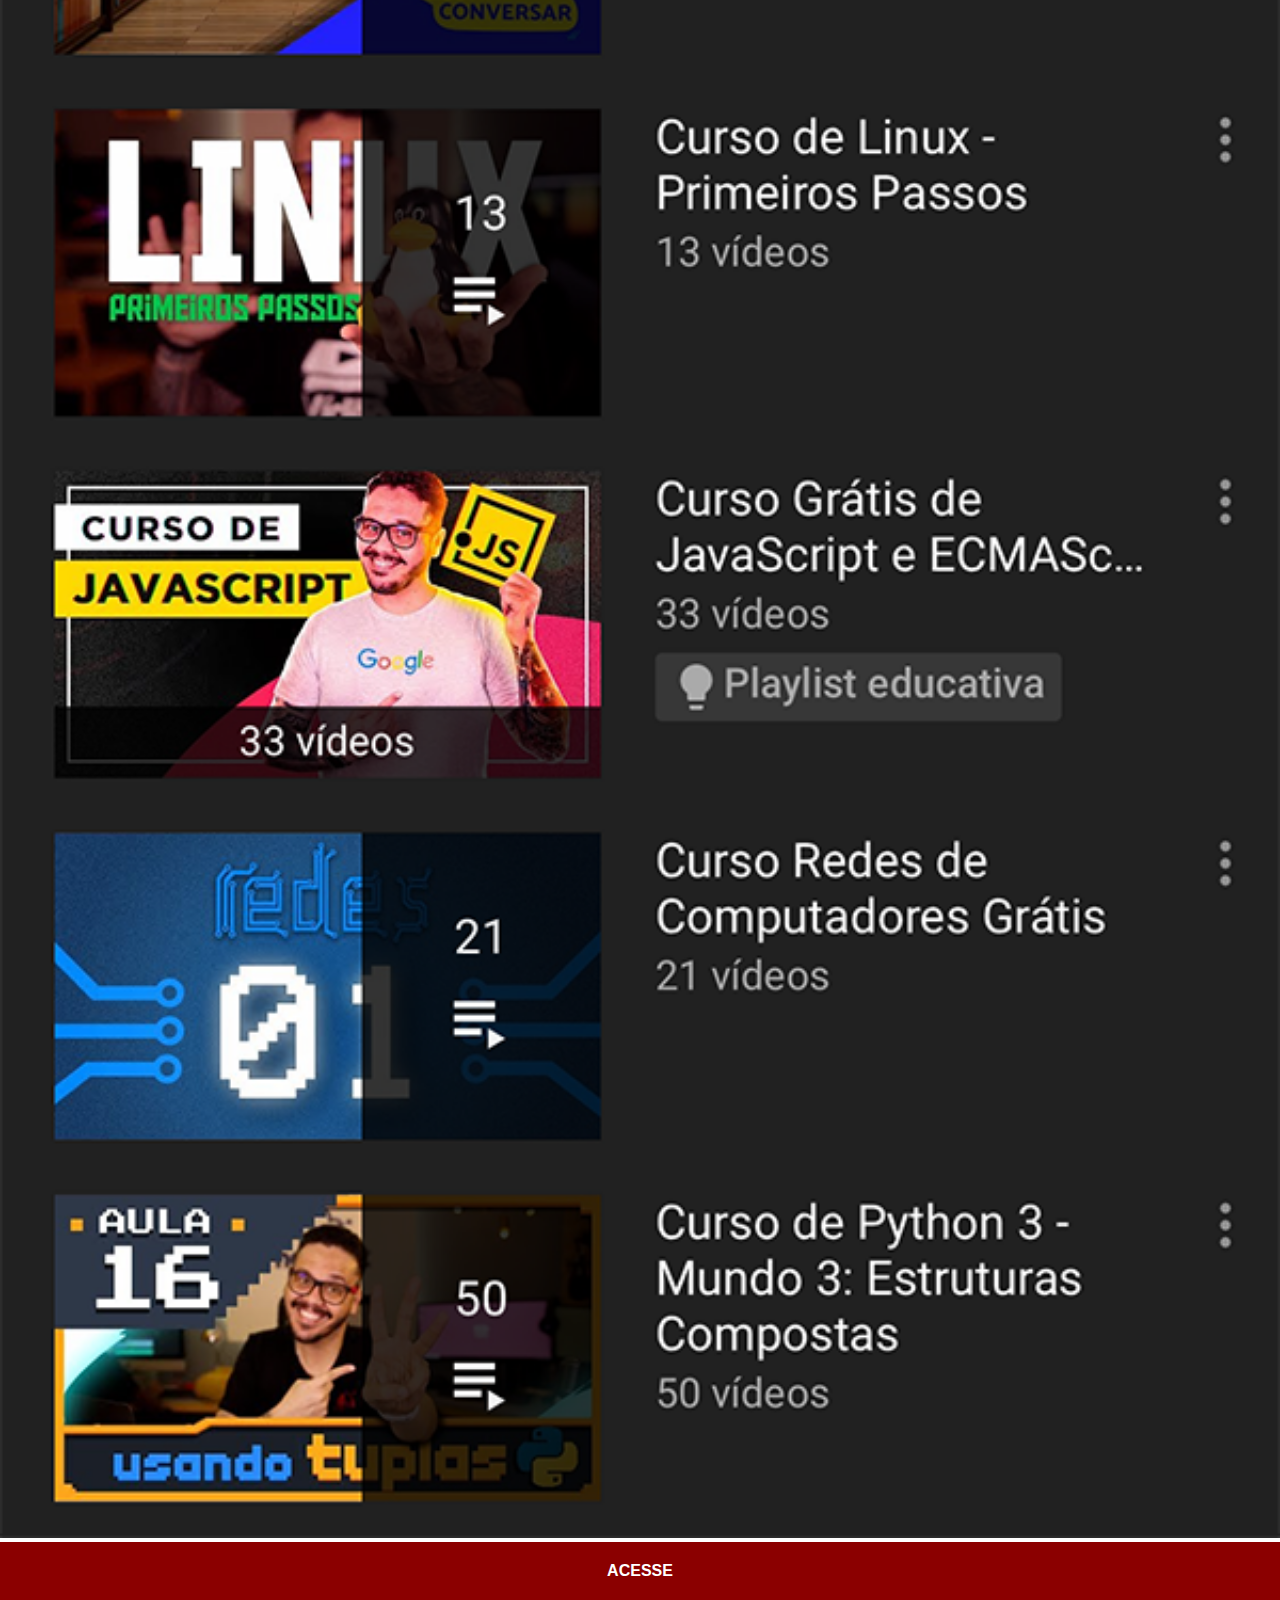
<file: youtube.html>
<!DOCTYPE html>
<html lang="pt-br">
<head>
    <meta charset="UTF-8">
    <meta name="viewport" content="width=device-width, initial-scale=1.0">
    <link rel="stylesheet" href="estilos/social.css">
    <title>Youtube</title>
</head>
<body>
    <img src="imagens/tela-youtube.png" alt="Youtube">
    <a href="https://www.youtube.com/@CursoemVideo" target="_blank">ACESSE</a>
</body>
</html>
</file>
<file: estilos/style.css>
@charset "UTF-8";

* {
    margin: 0;
    padding: 0;
}

html, body {
    height: 100vh;
    width: 100vw;
    background-color: black;
}

body {
    background-image: url('../imagens/fundo-madeira.jpg');
    background-repeat: no-repeat;
    background-size: cover;
    background-position: top center;
    background-attachment: fixed;
}

main {
    position: relative;
    height: 100vh;
}

section#telefone {
    position: absolute;
    top: 50%;
    left: 50%;
    transform: translate(-50%, -50%);
    height: 627px;
    width: 311px;
    background-image: url('../imagens/frame-iphone.png');
    background-repeat: no-repeat;
}

iframe#tela {
    position: relative;
    top: 80px;
    left: 22px;
    width: 267px;
    height: 471px;
}

section#redes-sociais {
    float: right;
}

section#redes-sociais img {
    display: block;
    width: 50px;
    margin: 10px;
    border-radius: 50%;
    box-shadow: 2px 2px 5px rgba(0, 0, 0, 0.227);
    box-sizing: border-box;
}

section#redes-sociais img:hover {
    border: 2px solid white;
    transform: translate(-3px, -3px);
    box-shadow: 5px 5px 10px rgba(0, 0, 0, 0.626);
    transition: transform 0.5s, border 1s;
}
</file>
<file: estilos/social.css>
@charset "UTF-8";


* {
    margin: 0;
    padding: 0;
    font-family: Arial, Helvetica, sans-serif;
}

img {
    width: 100vw;
}

::-webkit-scrollbar {
width: 0px;
height: 0px;
}

a {
    display: block;
    background-color: darkred;
    color: white;
    padding: 20px;
    text-align: center;
    font-weight: bolder;
    text-decoration: none;
}

a:hover {
    background-color: red;
}
</file>
